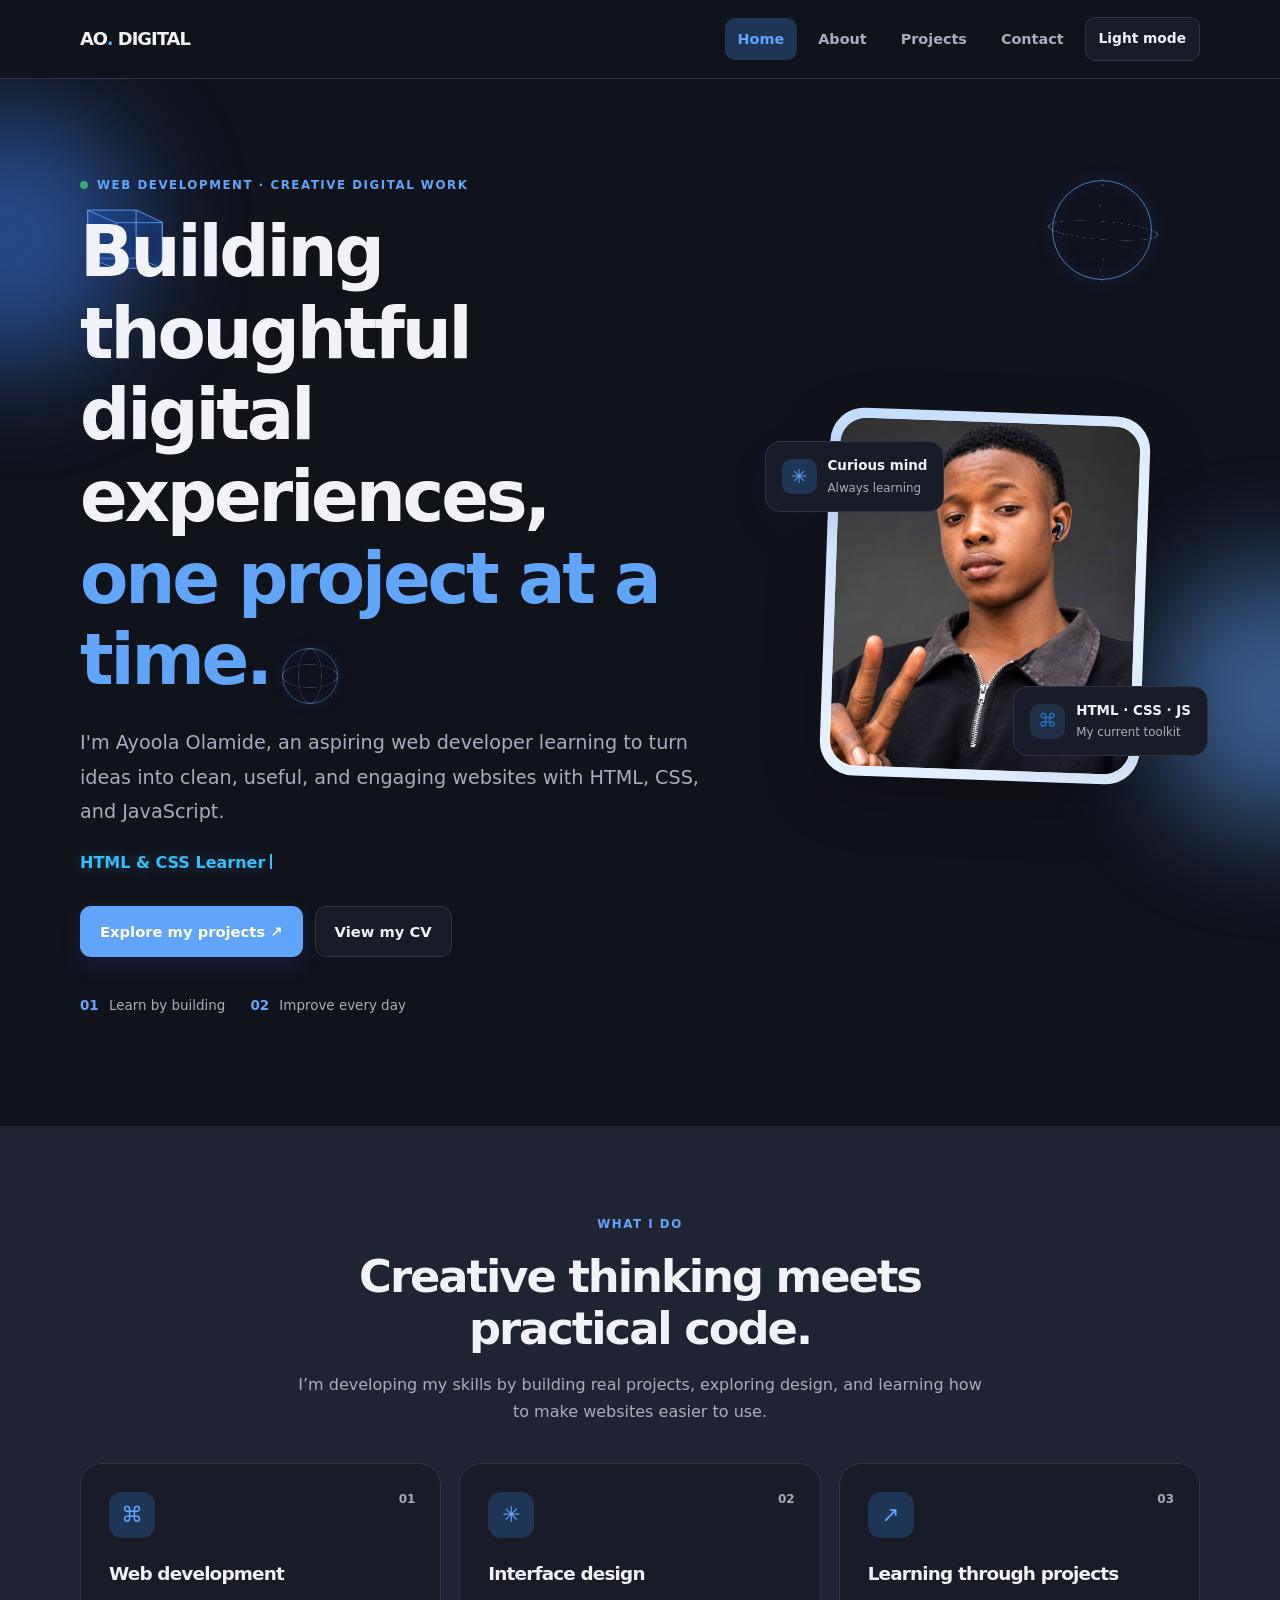
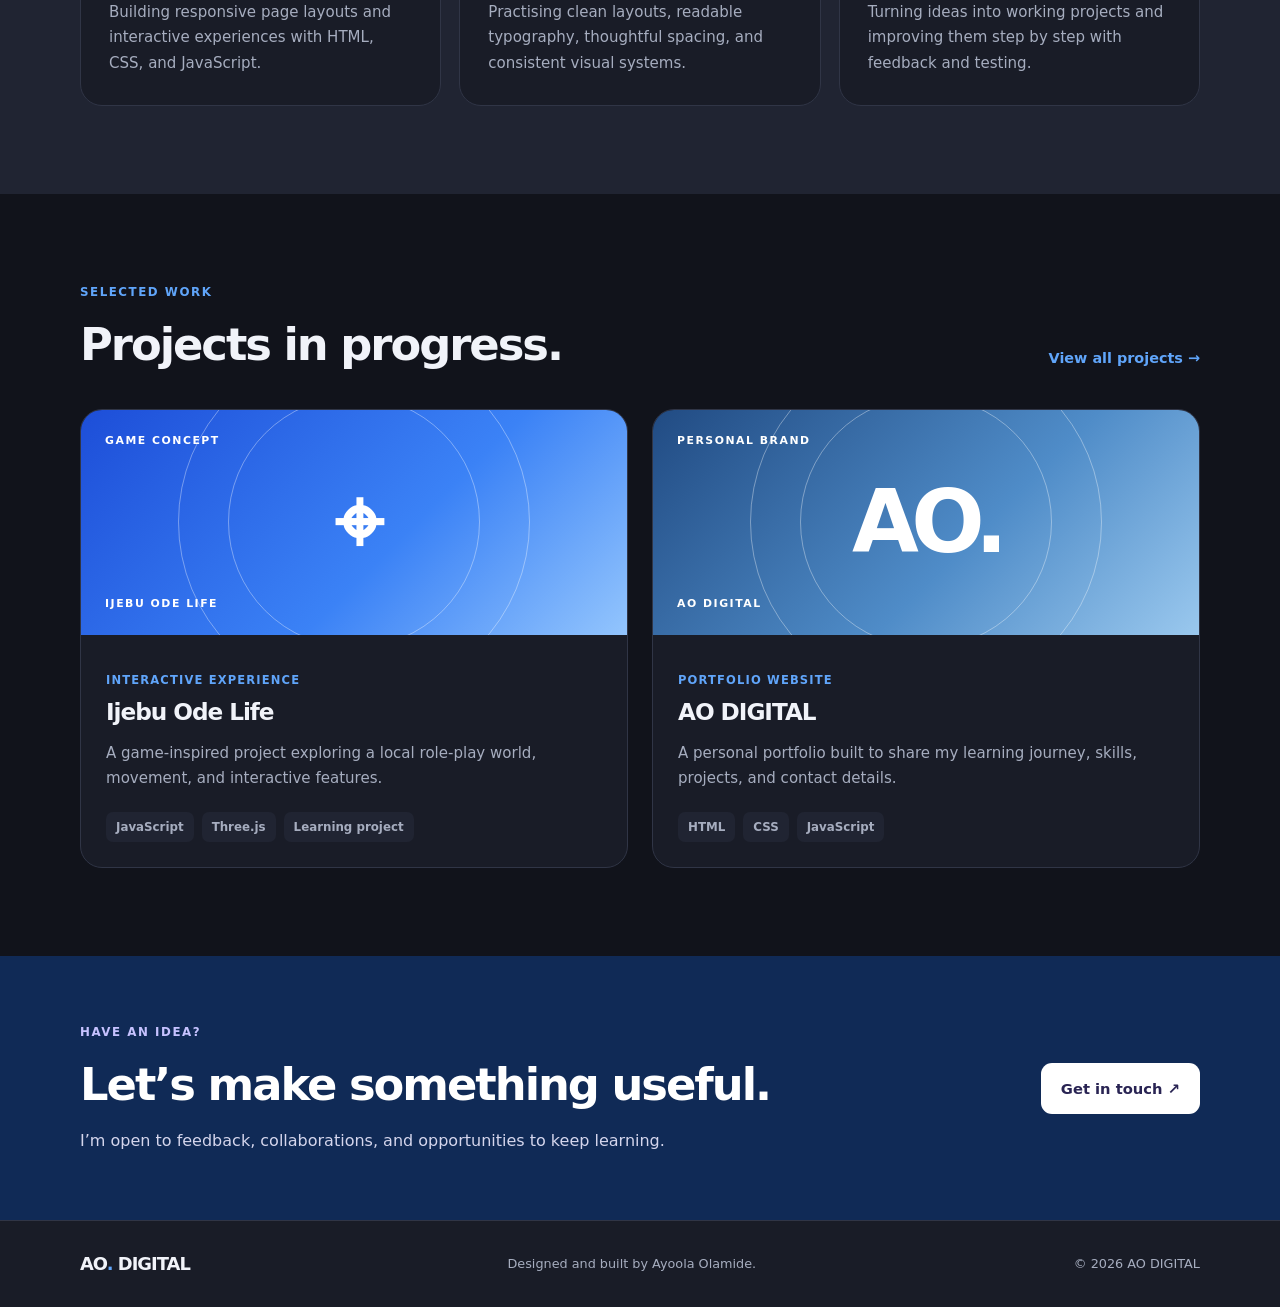
<file: index.html>
<!DOCTYPE html>
<html lang="en">

<head>
    <meta charset="UTF-8">
    <meta name="viewport" content="width=device-width, initial-scale=1.0">
    <meta name="description"
        content="AO DIGITAL — Ayoola Olamide's web development portfolio, projects, and contact information.">
    <meta name="theme-color" content="#f7f8fc">
    <title>AO DIGITAL | Home</title>
    <link rel="stylesheet" href="css/style.css">
    <script src="script.js" defer></script>
</head>

<body>
    <a class="skip-link" href="#main">Skip to content</a>

    <header class="site-header">
        <div class="container nav-wrap">
            <a class="brand" href="index.html">AO<span>.</span> DIGITAL</a>
            <button class="menu-toggle" id="menu-toggle" type="button" aria-expanded="false"
                aria-controls="site-nav">Menu</button>

            <nav class="site-nav" id="site-nav" aria-label="Main navigation">
                <a class="active" href="index.html" aria-current="page">Home</a>
                <a href="about.html">About</a>
                <a href="projects.html">Projects</a>
                <a href="contact.html">Contact</a>
                <button class="theme-toggle" id="theme-toggle" type="button">Light mode</button>
            </nav>
        </div>
    </header>

    <main id="main">
        <section class="hero container">
            <div class="hero-copy">
                <p class="eyebrow"><span class="status-dot"></span> WEB DEVELOPMENT · CREATIVE DIGITAL WORK</p>
                <h1>Building thoughtful digital experiences, <span>one project at a time.</span></h1>
                <p class="lead">
                    I'm Ayoola Olamide, an aspiring web developer learning to turn ideas
                    into clean, useful, and engaging websites with HTML, CSS, and JavaScript.
                </p>

                <span class="typing-text" data-typing></span>

                <div class="button-row">
                    <a class="button button-primary" href="projects.html">Explore my projects ↗</a>
                    <a class="button button-secondary" href="documents/Ayoola-Olamide-CV.pdf" target="_blank"
                        rel="noopener">
                        View my CV
                    </a>
                </div>

                <div class="hero-meta">
                    <span><strong>01</strong> Learn by building</span>
                    <span><strong>02</strong> Improve every day</span>
                </div>
            </div>

            <div class="hero-visual">
                <div class="portrait-frame">
                    <img src="images/timothy.jpg" alt="Portrait of Ayoola Olamide" class="portrait"
                        onerror="this.style.display='none';this.nextElementSibling.style.display='grid'">
                    <div class="portrait-fallback" aria-hidden="true">AO<span>.</span></div>
                </div>

                <div class="floating-note note-top">
                    <span class="note-mark">✳</span>
                    <span><strong>Curious mind</strong><small>Always learning</small></span>
                </div>

                <div class="floating-note note-bottom">
                    <span class="note-mark note-mark-blue">⌘</span>
                    <span><strong>HTML · CSS · JS</strong><small>My current toolkit</small></span>
                </div>
            </div>
        </section>

        <section class="section section-muted">
            <div class="container">
                <div class="section-heading">
                    <p class="eyebrow">WHAT I DO</p>
                    <h2>Creative thinking meets practical code.</h2>
                    <p>I’m developing my skills by building real projects, exploring design,
                        and learning how to make websites easier to use.</p>
                </div>

                <div class="three-grid">
                    <article class="feature-card">
                        <span class="card-number">01</span>
                        <div class="feature-icon">⌘</div>
                        <h3>Web development</h3>
                        <p>Building responsive page layouts and interactive experiences with HTML, CSS, and JavaScript.
                        </p>
                    </article>

                    <article class="feature-card">
                        <span class="card-number">02</span>
                        <div class="feature-icon">✳</div>
                        <h3>Interface design</h3>
                        <p>Practising clean layouts, readable typography, thoughtful spacing, and consistent visual
                            systems.</p>
                    </article>

                    <article class="feature-card">
                        <span class="card-number">03</span>
                        <div class="feature-icon">↗</div>
                        <h3>Learning through projects</h3>
                        <p>Turning ideas into working projects and improving them step by step with feedback and
                            testing.</p>
                    </article>
                </div>
            </div>
        </section>

        <section class="section container">
            <div class="section-heading heading-inline">
                <div>
                    <p class="eyebrow">SELECTED WORK</p>
                    <h2>Projects in progress.</h2>
                </div>
                <a class="text-link" href="projects.html">View all projects →</a>
            </div>

            <div class="project-grid">
                <article class="project-card">
                    <div class="project-art art-purple">
                        <span class="art-label">GAME CONCEPT</span>
                        <span class="art-symbol">⌖</span>
                        <span class="art-caption">IJEBU ODE LIFE</span>
                    </div>
                    <div class="project-content">
                        <p class="project-type">Interactive experience</p>
                        <h3>Ijebu Ode Life</h3>
                        <p>A game-inspired project exploring a local role-play world, movement, and interactive
                            features.</p>
                        <div class="tag-row">
                            <span>JavaScript</span><span>Three.js</span><span>Learning project</span>
                        </div>
                    </div>
                </article>

                <article class="project-card">
                    <div class="project-art art-blue">
                        <span class="art-label">PERSONAL BRAND</span>
                        <span class="art-symbol">AO.</span>
                        <span class="art-caption">AO DIGITAL</span>
                    </div>
                    <div class="project-content">
                        <p class="project-type">Portfolio website</p>
                        <h3>AO DIGITAL</h3>
                        <p>A personal portfolio built to share my learning journey, skills, projects, and contact
                            details.</p>
                        <div class="tag-row">
                            <span>HTML</span><span>CSS</span><span>JavaScript</span>
                        </div>
                    </div>
                </article>
            </div>
        </section>

        <section class="cta-section">
            <div class="container cta-inner">
                <div>
                    <p class="eyebrow">HAVE AN IDEA?</p>
                    <h2>Let’s make something useful.</h2>
                    <p>I’m open to feedback, collaborations, and opportunities to keep learning.</p>
                </div>
                <a class="button button-light" href="contact.html">Get in touch ↗</a>
            </div>
        </section>
    </main>

    <footer class="site-footer">
        <div class="container footer-inner">
            <a class="brand" href="index.html">AO<span>.</span> DIGITAL</a>
            <p>Designed and built by Ayoola Olamide.</p>
            <p>© <span data-year></span> AO DIGITAL</p>
        </div>
    </footer>
</body>

</html>
</file>
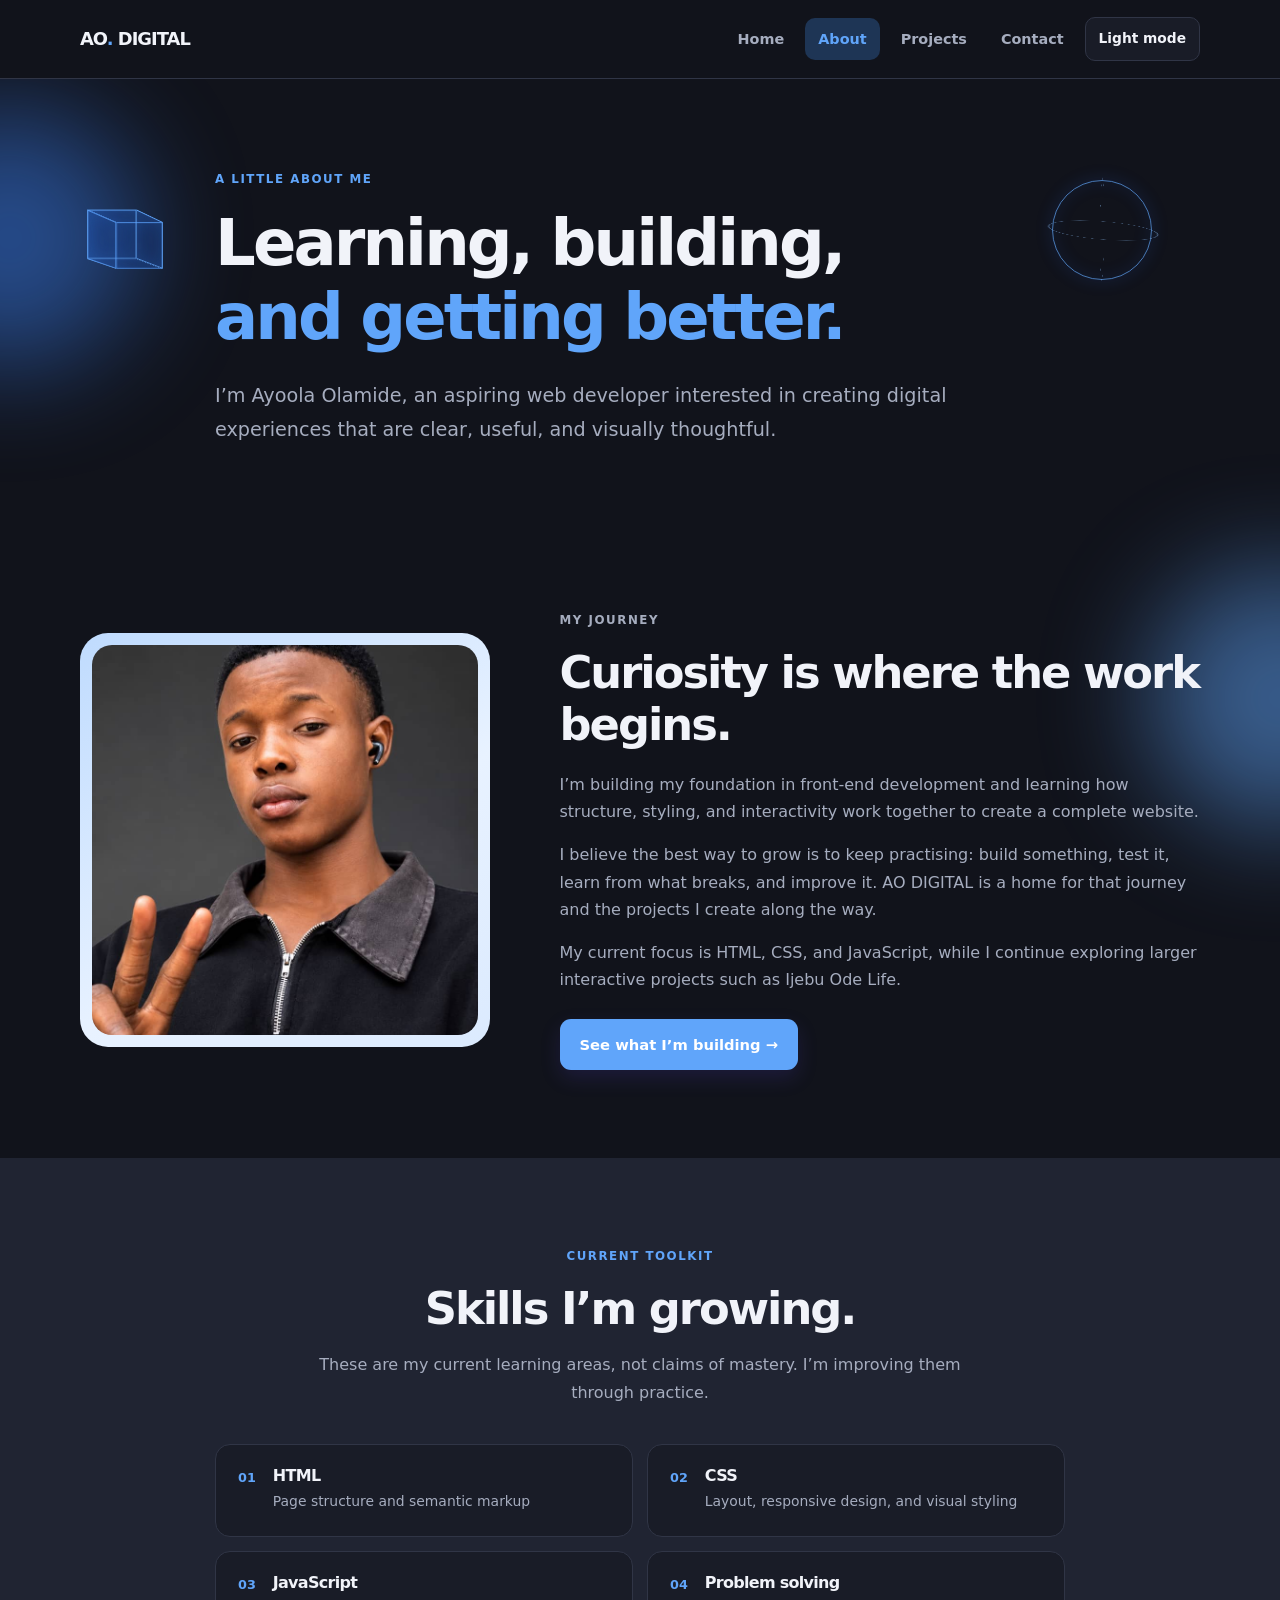
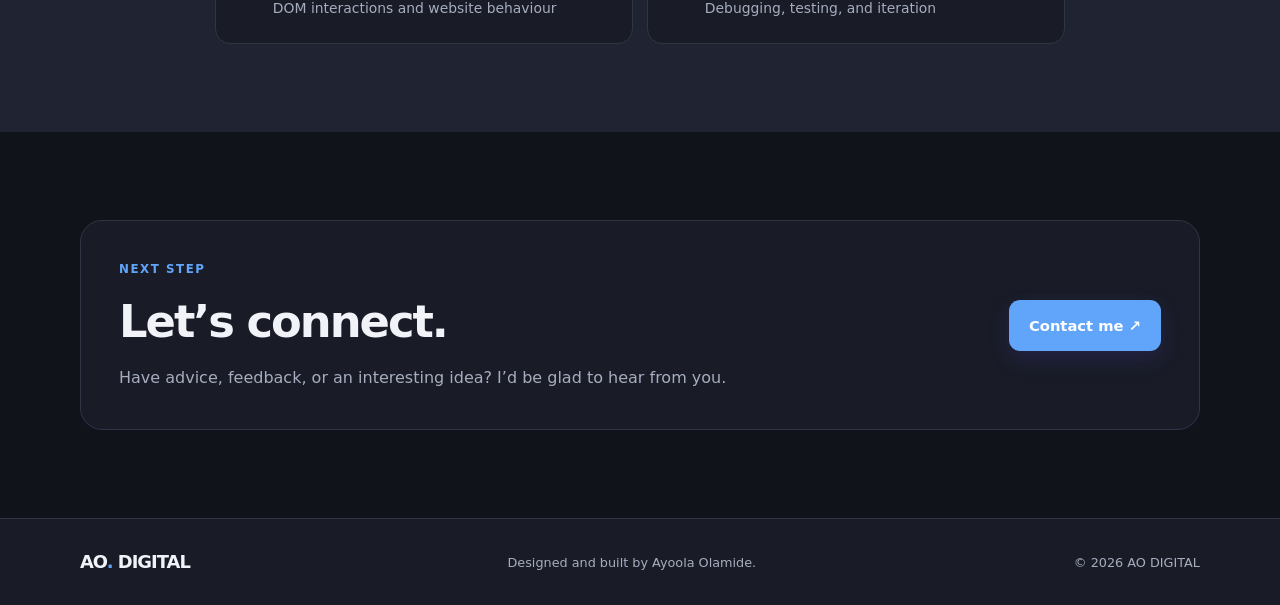
<file: about.html>
<!DOCTYPE html>
<html lang="en">

<head>
    <meta charset="UTF-8">
    <meta name="viewport" content="width=device-width, initial-scale=1.0">
    <meta name="description" content="Learn about Ayoola Olamide, the person behind AO DIGITAL.">
    <title>About | AO DIGITAL</title>
    <link rel="stylesheet" href="css/style.css">
    <script src="script.js" defer></script>
</head>

<body>
    <a class="skip-link" href="#main">Skip to content</a>

    <header class="site-header">
        <div class="container nav-wrap">
            <a class="brand" href="index.html">AO<span>.</span> DIGITAL</a>
            <button class="menu-toggle" id="menu-toggle" type="button" aria-expanded="false"
                aria-controls="site-nav">Menu</button>
            <nav class="site-nav" id="site-nav" aria-label="Main navigation">
                <a href="index.html">Home</a>
                <a class="active" href="about.html" aria-current="page">About</a>
                <a href="projects.html">Projects</a>
                <a href="contact.html">Contact</a>
                <button class="theme-toggle" id="theme-toggle" type="button">Light mode</button>
            </nav>
        </div>
    </header>

    <main id="main">
        <section class="page-hero">
            <div class="container narrow">
                <p class="eyebrow">A LITTLE ABOUT ME</p>
                <h1>Learning, building, <span>and getting better.</span></h1>
                <p class="lead">I’m Ayoola Olamide, an aspiring web developer interested in creating digital experiences
                    that are clear, useful, and visually thoughtful.</p>
            </div>
        </section>

        <section class="section container about-layout">
            <div class="about-photo-wrap">
                <img src="images/timothy.jpg" alt="Ayoola Olamide" class="about-photo"
                    onerror="this.style.display='none';this.nextElementSibling.style.display='grid'">
                <div class="portrait-fallback about-fallback" aria-hidden="true">AO<span>.</span></div>
            </div>

            <div class="about-copy">
                <p class="eyebrow">MY JOURNEY</p>
                <h2>Curiosity is where the work begins.</h2>
                <p>I’m building my foundation in front-end development and learning how structure, styling, and
                    interactivity work together to create a complete website.</p>
                <p>I believe the best way to grow is to keep practising: build something, test it, learn from what
                    breaks, and improve it. AO DIGITAL is a home for that journey and the projects I create along the
                    way.</p>
                <p>My current focus is HTML, CSS, and JavaScript, while I continue exploring larger interactive projects
                    such as Ijebu Ode Life.</p>
                <a class="button button-primary" href="projects.html">See what I’m building →</a>
            </div>
        </section>

        <section class="section section-muted">
            <div class="container">
                <div class="section-heading">
                    <p class="eyebrow">CURRENT TOOLKIT</p>
                    <h2>Skills I’m growing.</h2>
                    <p>These are my current learning areas, not claims of mastery. I’m improving them through practice.
                    </p>
                </div>

                <div class="skills-grid">
                    <div class="skill-item"><span>01</span>
                        <div>
                            <h3>HTML</h3>
                            <p>Page structure and semantic markup</p>
                        </div>
                    </div>
                    <div class="skill-item"><span>02</span>
                        <div>
                            <h3>CSS</h3>
                            <p>Layout, responsive design, and visual styling</p>
                        </div>
                    </div>
                    <div class="skill-item"><span>03</span>
                        <div>
                            <h3>JavaScript</h3>
                            <p>DOM interactions and website behaviour</p>
                        </div>
                    </div>
                    <div class="skill-item"><span>04</span>
                        <div>
                            <h3>Problem solving</h3>
                            <p>Debugging, testing, and iteration</p>
                        </div>
                    </div>
                </div>
            </div>
        </section>

        <section class="section container">
            <div class="cta-panel">
                <div>
                    <p class="eyebrow">NEXT STEP</p>
                    <h2>Let’s connect.</h2>
                    <p>Have advice, feedback, or an interesting idea? I’d be glad to hear from you.</p>
                </div>
                <a class="button button-primary" href="contact.html">Contact me ↗</a>
            </div>
        </section>
    </main>

    <footer class="site-footer">
        <div class="container footer-inner">
            <a class="brand" href="index.html">AO<span>.</span> DIGITAL</a>
            <p>Designed and built by Ayoola Olamide.</p>
            <p>© <span data-year></span> AO DIGITAL</p>
        </div>
    </footer>
</body>

</html>
</file>
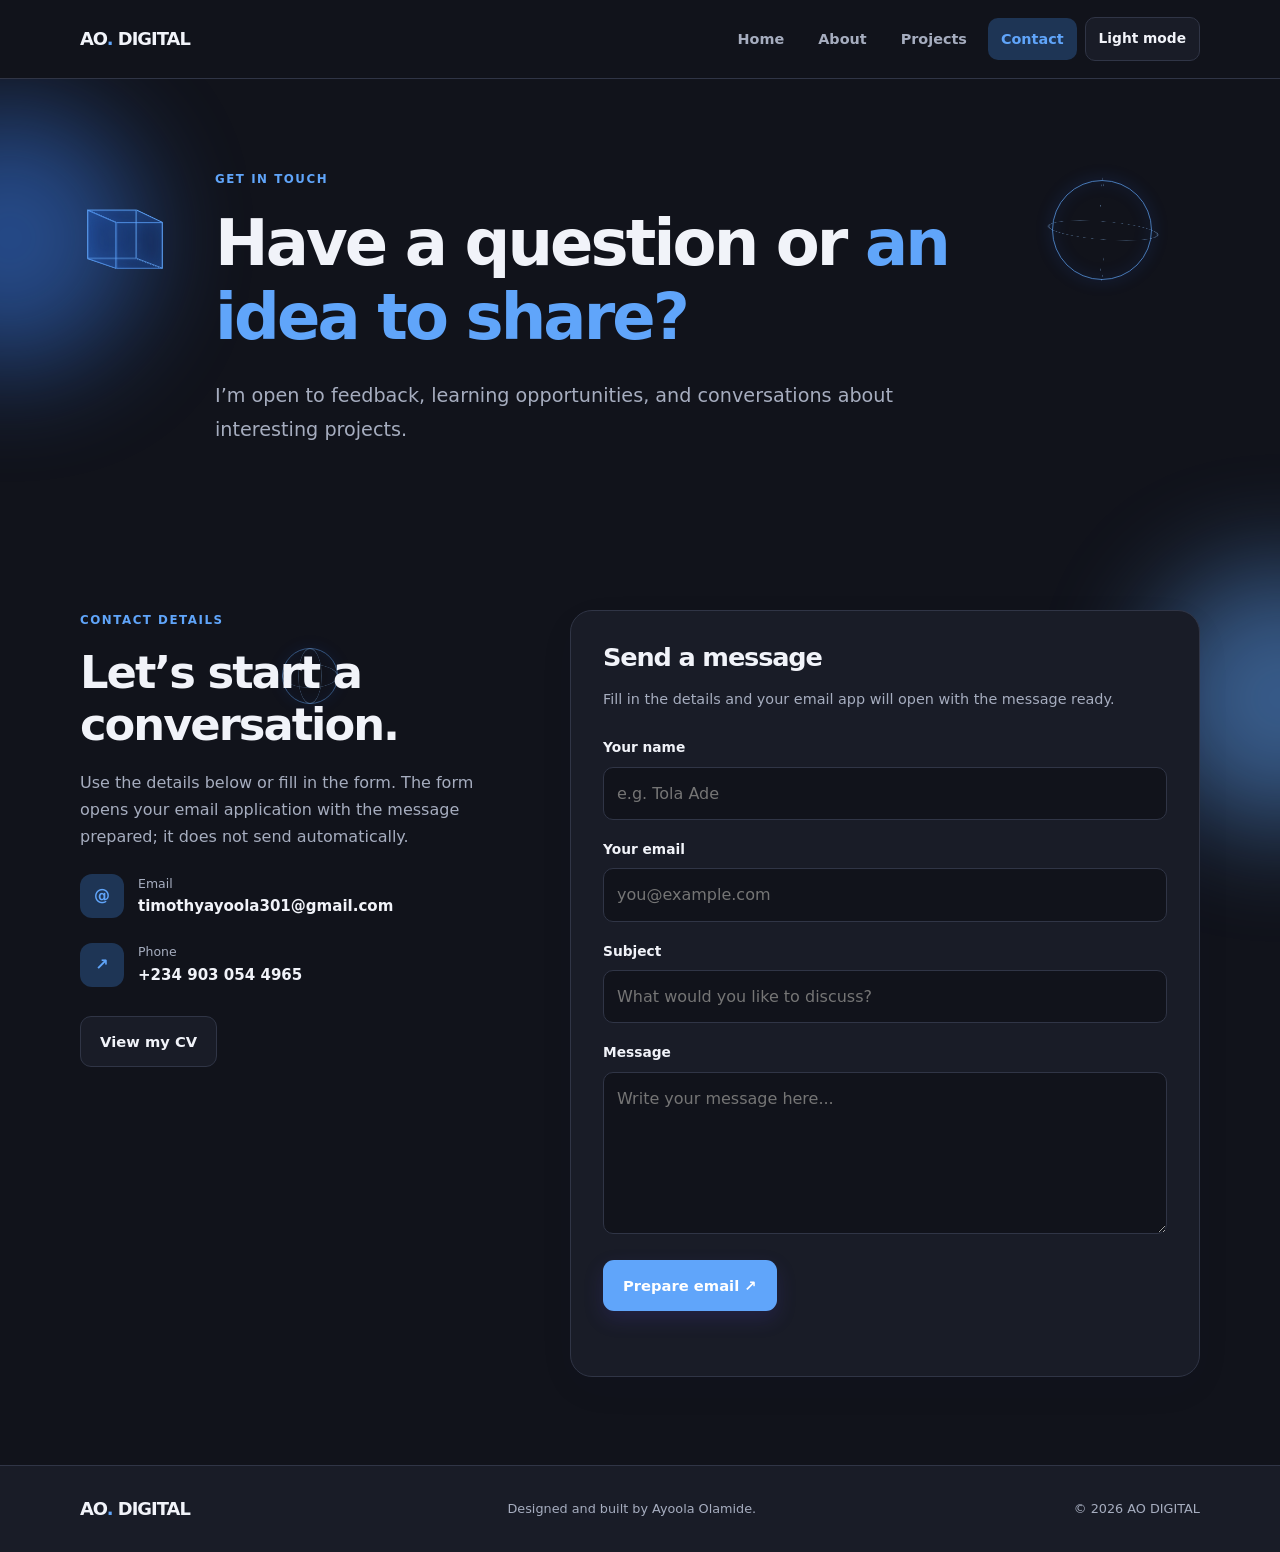
<file: contact.html>
<!DOCTYPE html>
<html lang="en">

<head>
    <meta charset="UTF-8">
    <meta name="viewport" content="width=device-width, initial-scale=1.0">
    <meta name="description" content="Contact Ayoola Olamide about projects and collaboration.">
    <title>Contact | AO DIGITAL</title>
    <link rel="stylesheet" href="css/style.css">
    <script src="script.js" defer></script>
</head>

<body>
    <a class="skip-link" href="#main">Skip to content</a>

    <header class="site-header">
        <div class="container nav-wrap">
            <a class="brand" href="index.html">AO<span>.</span> DIGITAL</a>
            <button class="menu-toggle" id="menu-toggle" type="button" aria-expanded="false"
                aria-controls="site-nav">Menu</button>
            <nav class="site-nav" id="site-nav" aria-label="Main navigation">
                <a href="index.html">Home</a>
                <a href="about.html">About</a>
                <a href="projects.html">Projects</a>
                <a class="active" href="contact.html" aria-current="page">Contact</a>
                <button class="theme-toggle" id="theme-toggle" type="button">Light mode</button>
            </nav>
        </div>
    </header>

    <main id="main">
        <section class="page-hero">
            <div class="container narrow">
                <p class="eyebrow">GET IN TOUCH</p>
                <h1>Have a question or <span>an idea to share?</span></h1>
                <p class="lead">I’m open to feedback, learning opportunities, and conversations about interesting
                    projects.</p>
            </div>
        </section>

        <section class="section container contact-layout">
            <div class="contact-copy">
                <p class="eyebrow">CONTACT DETAILS</p>
                <h2>Let’s start a conversation.</h2>
                <p>Use the details below or fill in the form. The form opens your email application with the message
                    prepared; it does not send automatically.</p>

                <a class="contact-detail" href="mailto:timothyayoola301@gmail.com">
                    <span class="detail-icon">@</span>
                    <span><small>Email</small><strong>timothyayoola301@gmail.com</strong></span>
                </a>

                <a class="contact-detail" href="tel:+2349030544965">
                    <span class="detail-icon">↗</span>
                    <span><small>Phone</small><strong>+234 903 054 4965</strong></span>
                </a>

                <a class="button button-secondary cv-button" href="documents/Ayoola-Olamide-CV.pdf" target="_blank"
                    rel="noopener">
                    View my CV
                </a>
            </div>

            <form class="contact-form" id="contact-form">
                <h2>Send a message</h2>
                <p class="form-intro">Fill in the details and your email app will open with the message ready.</p>

                <div class="form-field">
                    <label for="name">Your name</label>
                    <input id="name" name="name" type="text" autocomplete="name" required maxlength="100"
                        placeholder="e.g. Tola Ade">
                </div>

                <div class="form-field">
                    <label for="email">Your email</label>
                    <input id="email" name="email" type="email" autocomplete="email" required maxlength="150"
                        placeholder="you@example.com">
                </div>

                <div class="form-field">
                    <label for="subject">Subject</label>
                    <input id="subject" name="subject" type="text" required maxlength="150"
                        placeholder="What would you like to discuss?">
                </div>

                <div class="form-field">
                    <label for="message">Message</label>
                    <textarea id="message" name="message" rows="5" required maxlength="3000"
                        placeholder="Write your message here..."></textarea>
                </div>

                <button class="button button-primary" type="submit">Prepare email ↗</button>
                <p id="form-status" class="form-status" role="status" aria-live="polite"></p>
            </form>
        </section>
    </main>

    <footer class="site-footer">
        <div class="container footer-inner">
            <a class="brand" href="index.html">AO<span>.</span> DIGITAL</a>
            <p>Designed and built by Ayoola Olamide.</p>
            <p>© <span data-year></span> AO DIGITAL</p>
        </div>
    </footer>
</body>

</html>
</file>
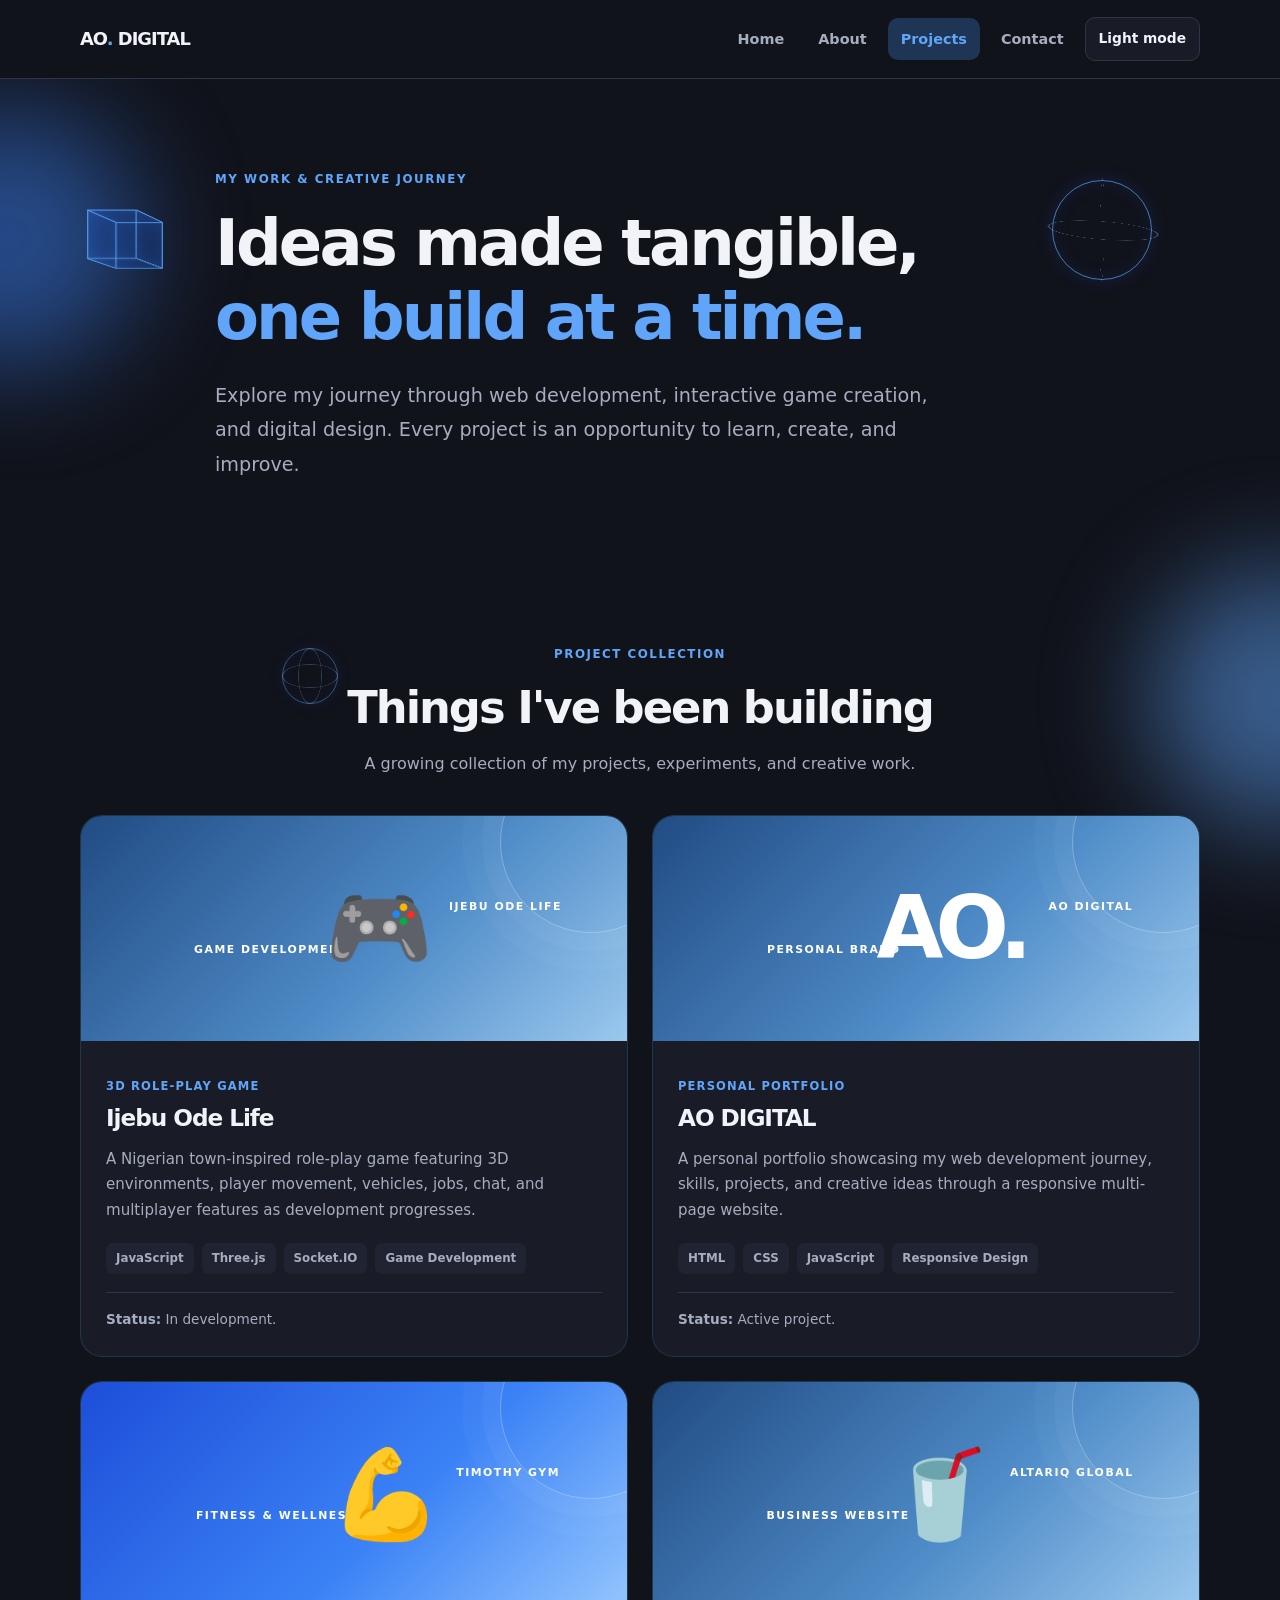
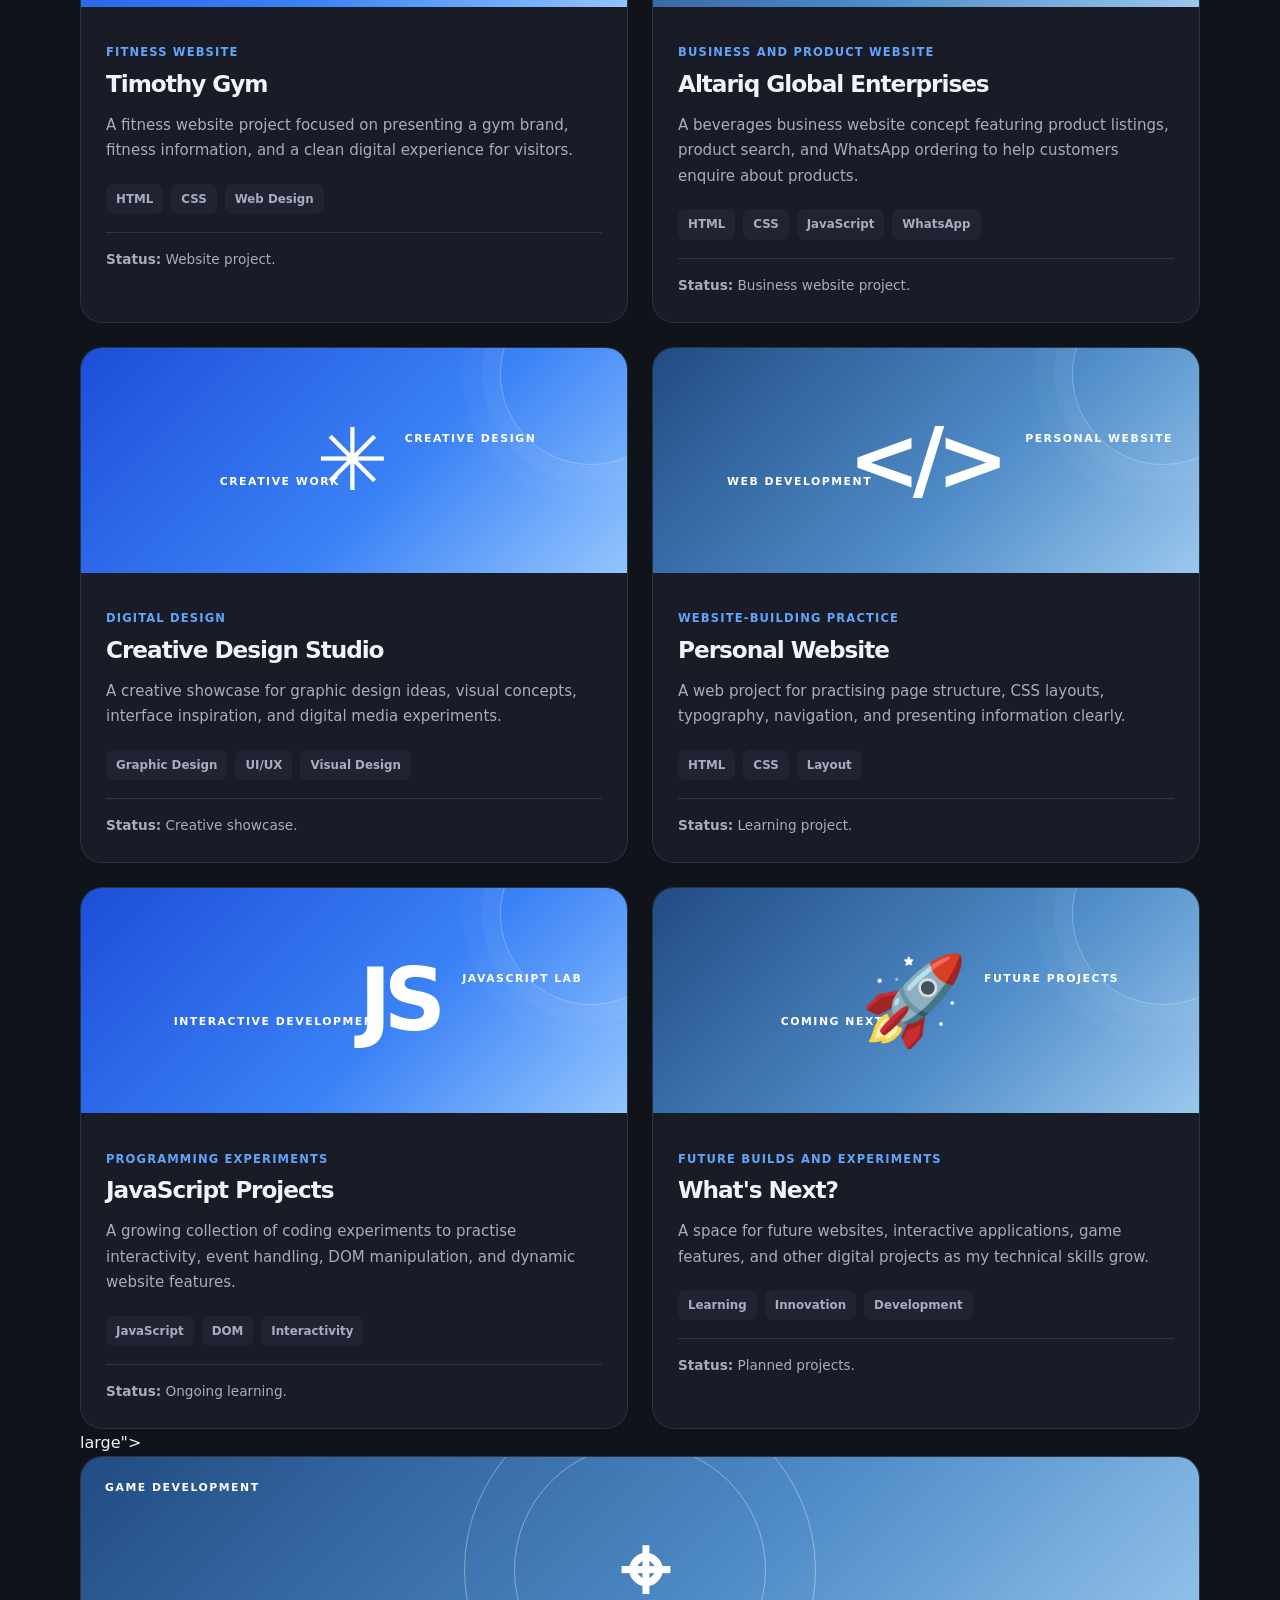
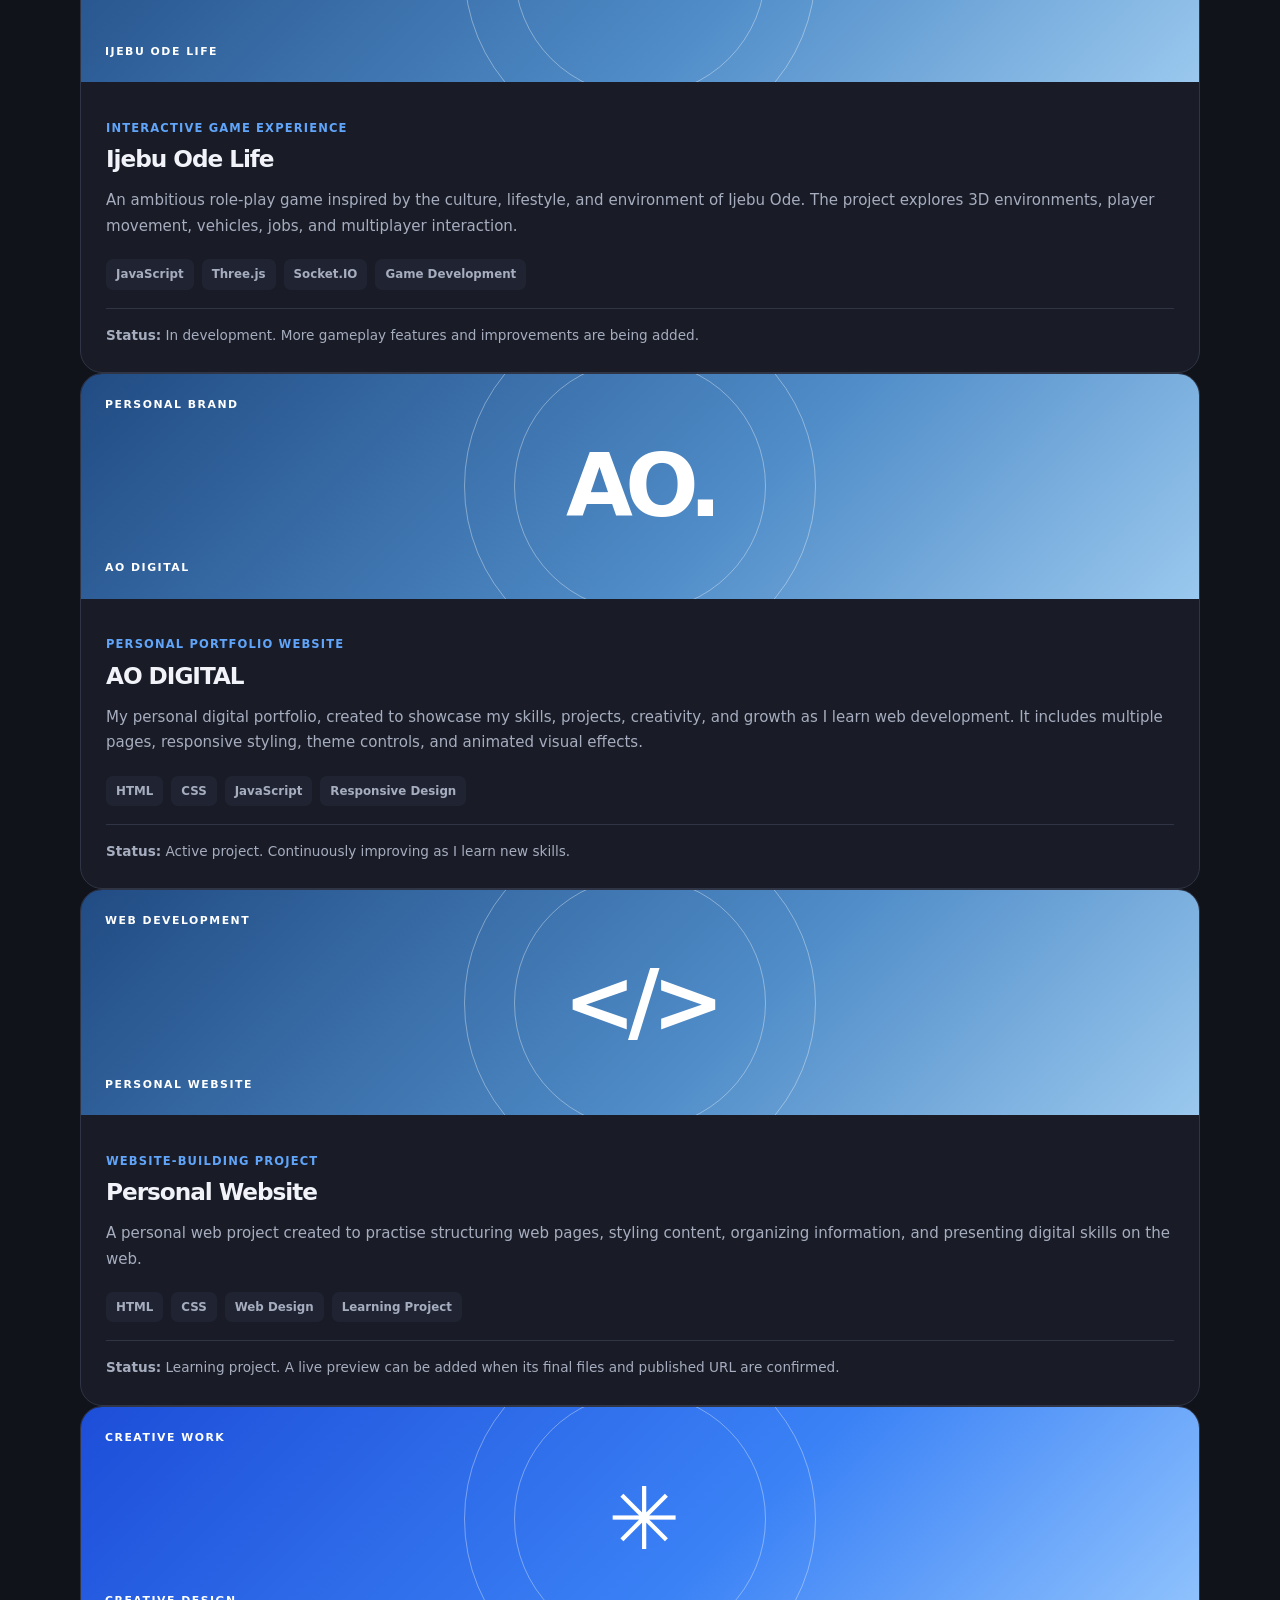
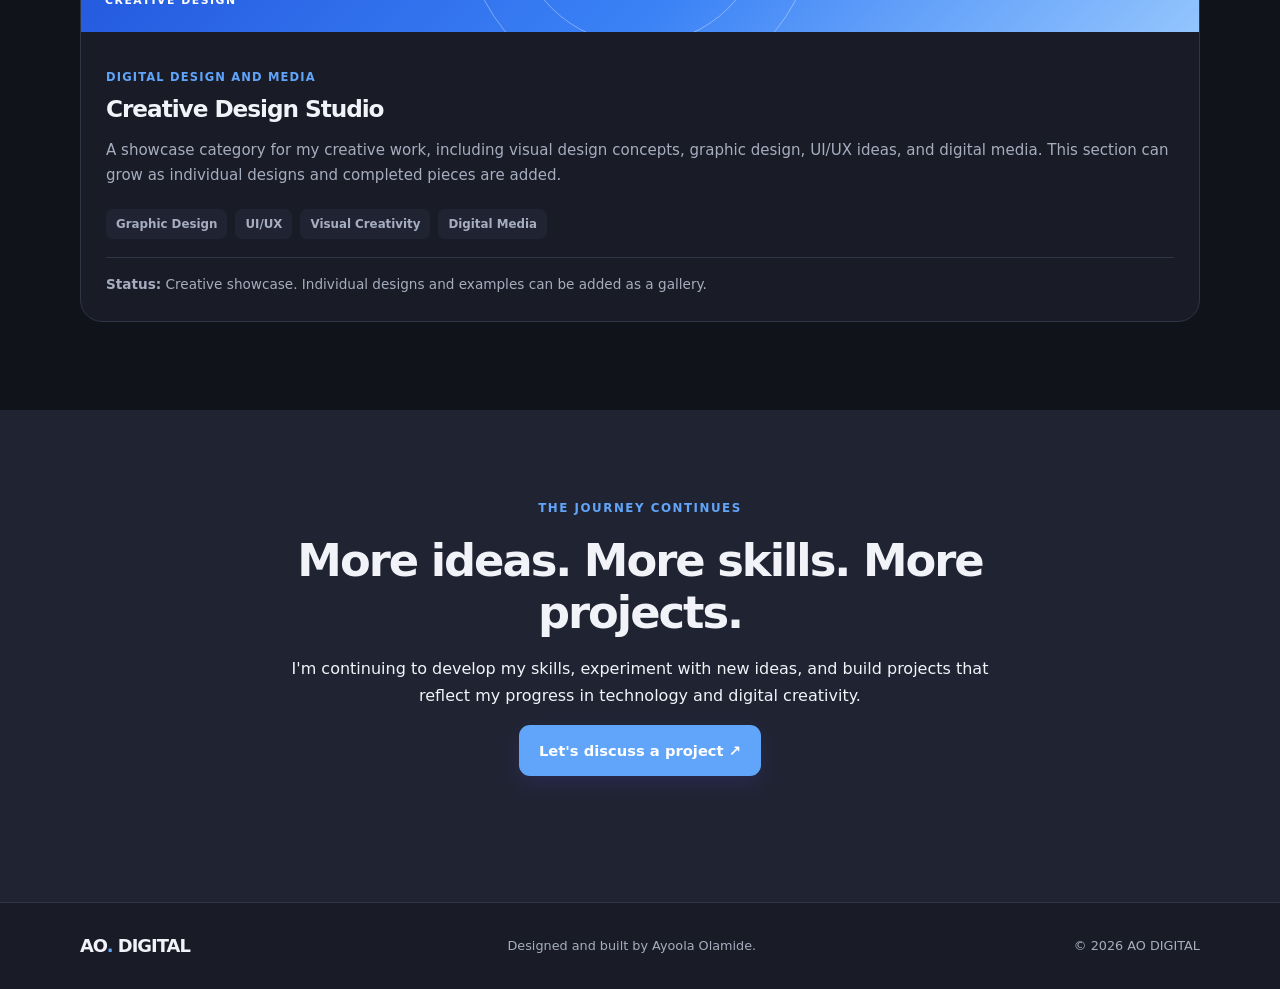
<file: projects.html>
<!DOCTYPE html>
<html lang="en">

<head>
    <meta charset="UTF-8">
    <meta name="viewport" content="width=device-width, initial-scale=1.0">
    <meta name="description"
        content="Explore the web development, game development, and creative projects of Ayoola Olamide at AO DIGITAL.">
    <meta name="theme-color" content="#071426">
    <title>Projects | AO DIGITAL</title>
    <link rel="stylesheet" href="css/style.css">
    <script src="script.js" defer></script>
</head>

<body>
    <a class="skip-link" href="#main">Skip to content</a>

    <header class="site-header">
        <div class="container nav-wrap">
            <a class="brand" href="index.html">AO<span>.</span> DIGITAL</a>

            <button class="menu-toggle" id="menu-toggle" type="button" aria-expanded="false" aria-controls="site-nav">
                Menu
            </button>

            <nav class="site-nav" id="site-nav" aria-label="Main navigation">
                <a href="index.html">Home</a>
                <a href="about.html">About</a>
                <a class="active" href="projects.html" aria-current="page">Projects</a>
                <a href="contact.html">Contact</a>
                <button class="theme-toggle" id="theme-toggle" type="button">
                    Light mode
                </button>
            </nav>
        </div>
    </header>

    <main id="main">

        <section class="page-hero">
            <div class="container narrow">
                <p class="eyebrow">MY WORK & CREATIVE JOURNEY</p>
                <h1>Ideas made tangible, <span>one build at a time.</span></h1>
                <p class="lead">
                    Explore my journey through web development, interactive
                    game creation, and digital design. Every project is an
                    opportunity to learn, create, and improve.
                </p>
            </div>
        </section>

        <section class="section container">
            <div class="section-heading">
                <p class="eyebrow">PROJECT COLLECTION</p>
                <h2>Things I've been building</h2>
                <p>
                    A growing collection of my projects, experiments,
                    and creative work.
                </p>
            </div>


            <div class="project-grid project-grid-large">

                <!-- PROJECT 1: IJEBU ODE LIFE -->
                <article class="project-card">
                    <div class="project-art art-blue">
                        <span class="art-label">GAME DEVELOPMENT</span>
                        <span class="art-symbol">🎮</span>
                        <span class="art-caption">IJEBU ODE LIFE</span>
                    </div>
                    <div class="project-content">
                        <p class="project-type">3D role-play game</p>
                        <h2>Ijebu Ode Life</h2>
                        <p>A Nigerian town-inspired role-play game featuring 3D environments, player movement, vehicles,
                            jobs, chat, and multiplayer features as development progresses.</p>
                        <div class="tag-row">
                            <span>JavaScript</span>
                            <span>Three.js</span>
                            <span>Socket.IO</span>
                            <span>Game Development</span>
                        </div>
                        <p class="project-note"><strong>Status:</strong> In development.</p>
                    </div>
                </article>

                <!-- PROJECT 2: AO DIGITAL -->
                <article class="project-card">
                    <div class="project-art art-blue">
                        <span class="art-label">PERSONAL BRAND</span>
                        <span class="art-symbol">AO.</span>
                        <span class="art-caption">AO DIGITAL</span>
                    </div>
                    <div class="project-content">
                        <p class="project-type">Personal portfolio</p>
                        <h2>AO DIGITAL</h2>
                        <p>A personal portfolio showcasing my web development journey, skills, projects, and creative
                            ideas through a responsive multi-page website.</p>
                        <div class="tag-row">
                            <span>HTML</span>
                            <span>CSS</span>
                            <span>JavaScript</span>
                            <span>Responsive Design</span>
                        </div>
                        <p class="project-note"><strong>Status:</strong> Active project.</p>
                    </div>
                </article>

                <!-- PROJECT 3: TIMOTHY GYM -->
                <article class="project-card">
                    <div class="project-art art-purple">
                        <span class="art-label">FITNESS & WELLNESS</span>
                        <span class="art-symbol">💪</span>
                        <span class="art-caption">TIMOTHY GYM</span>
                    </div>
                    <div class="project-content">
                        <p class="project-type">Fitness website</p>
                        <h2>Timothy Gym</h2>
                        <p>A fitness website project focused on presenting a gym brand, fitness information, and a clean
                            digital experience for visitors.</p>
                        <div class="tag-row">
                            <span>HTML</span>
                            <span>CSS</span>
                            <span>Web Design</span>
                        </div>
                        <p class="project-note"><strong>Status:</strong> Website project.</p>
                    </div>
                </article>

                <!-- PROJECT 4: ALTARIQ GLOBAL ENTERPRISES -->
                <article class="project-card">
                    <div class="project-art art-blue">
                        <span class="art-label">BUSINESS WEBSITE</span>
                        <span class="art-symbol">🥤</span>
                        <span class="art-caption">ALTARIQ GLOBAL</span>
                    </div>
                    <div class="project-content">
                        <p class="project-type">Business and product website</p>
                        <h2>Altariq Global Enterprises</h2>
                        <p>A beverages business website concept featuring product listings, product search, and WhatsApp
                            ordering to help customers enquire about products.</p>
                        <div class="tag-row">
                            <span>HTML</span>
                            <span>CSS</span>
                            <span>JavaScript</span>
                            <span>WhatsApp</span>
                        </div>
                        <p class="project-note"><strong>Status:</strong> Business website project.</p>
                    </div>
                </article>

                <!-- PROJECT 5: CREATIVE DESIGN STUDIO -->
                <article class="project-card">
                    <div class="project-art art-purple">
                        <span class="art-label">CREATIVE WORK</span>
                        <span class="art-symbol">✳</span>
                        <span class="art-caption">CREATIVE DESIGN</span>
                    </div>
                    <div class="project-content">
                        <p class="project-type">Digital design</p>
                        <h2>Creative Design Studio</h2>
                        <p>A creative showcase for graphic design ideas, visual concepts, interface inspiration, and
                            digital media experiments.</p>
                        <div class="tag-row">
                            <span>Graphic Design</span>
                            <span>UI/UX</span>
                            <span>Visual Design</span>
                        </div>
                        <p class="project-note"><strong>Status:</strong> Creative showcase.</p>
                    </div>
                </article>

                <!-- PROJECT 6: PERSONAL WEBSITE -->
                <article class="project-card">
                    <div class="project-art art-blue">
                        <span class="art-label">WEB DEVELOPMENT</span>
                        <span class="art-symbol">&lt;/&gt;</span>
                        <span class="art-caption">PERSONAL WEBSITE</span>
                    </div>
                    <div class="project-content">
                        <p class="project-type">Website-building practice</p>
                        <h2>Personal Website</h2>
                        <p>A web project for practising page structure, CSS layouts, typography, navigation, and
                            presenting information clearly.</p>
                        <div class="tag-row">
                            <span>HTML</span>
                            <span>CSS</span>
                            <span>Layout</span>
                        </div>
                        <p class="project-note"><strong>Status:</strong> Learning project.</p>
                    </div>
                </article>

                <!-- PROJECT 7: JAVASCRIPT PROJECTS -->
                <article class="project-card">
                    <div class="project-art art-purple">
                        <span class="art-label">INTERACTIVE DEVELOPMENT</span>
                        <span class="art-symbol">JS</span>
                        <span class="art-caption">JAVASCRIPT LAB</span>
                    </div>
                    <div class="project-content">
                        <p class="project-type">Programming experiments</p>
                        <h2>JavaScript Projects</h2>
                        <p>A growing collection of coding experiments to practise interactivity, event handling, DOM
                            manipulation, and dynamic website features.</p>
                        <div class="tag-row">
                            <span>JavaScript</span>
                            <span>DOM</span>
                            <span>Interactivity</span>
                        </div>
                        <p class="project-note"><strong>Status:</strong> Ongoing learning.</p>
                    </div>
                </article>

                <!-- PROJECT 8: FUTURE PROJECTS -->
                <article class="project-card">
                    <div class="project-art art-blue">
                        <span class="art-label">COMING NEXT</span>
                        <span class="art-symbol">🚀</span>
                        <span class="art-caption">FUTURE PROJECTS</span>
                    </div>
                    <div class="project-content">
                        <p class="project-type">Future builds and experiments</p>
                        <h2>What's Next?</h2>
                        <p>A space for future websites, interactive applications, game features, and other digital
                            projects as my technical skills grow.</p>
                        <div class="tag-row">
                            <span>Learning</span>
                            <span>Innovation</span>
                            <span>Development</span>
                        </div>
                        <p class="project-note"><strong>Status:</strong> Planned projects.</p>
                    </div>
                </article>

            </div>
            large">

            <!-- PROJECT 1: IJEBU ODE LIFE -->
            <article class="project-card">
                <div class="project-art art-blue">
                    <span class="art-label">GAME DEVELOPMENT</span>
                    <span class="art-symbol">⌖</span>
                    <span class="art-caption">IJEBU ODE LIFE</span>
                </div>

                <div class="project-content">
                    <p class="project-type">Interactive game experience</p>
                    <h2>Ijebu Ode Life</h2>

                    <p>
                        An ambitious role-play game inspired by the
                        culture, lifestyle, and environment of Ijebu Ode.
                        The project explores 3D environments, player
                        movement, vehicles, jobs, and multiplayer
                        interaction.
                    </p>

                    <div class="tag-row">
                        <span>JavaScript</span>
                        <span>Three.js</span>
                        <span>Socket.IO</span>
                        <span>Game Development</span>
                    </div>

                    <p class="project-note">
                        <strong>Status:</strong> In development.
                        More gameplay features and improvements are
                        being added.
                    </p>
                </div>
            </article>

            <!-- PROJECT 2: AO DIGITAL -->
            <article class="project-card">
                <div class="project-art art-blue">
                    <span class="art-label">PERSONAL BRAND</span>
                    <span class="art-symbol">AO.</span>
                    <span class="art-caption">AO DIGITAL</span>
                </div>

                <div class="project-content">
                    <p class="project-type">Personal portfolio website</p>
                    <h2>AO DIGITAL</h2>

                    <p>
                        My personal digital portfolio, created to
                        showcase my skills, projects, creativity,
                        and growth as I learn web development.
                        It includes multiple pages, responsive styling,
                        theme controls, and animated visual effects.
                    </p>

                    <div class="tag-row">
                        <span>HTML</span>
                        <span>CSS</span>
                        <span>JavaScript</span>
                        <span>Responsive Design</span>
                    </div>

                    <p class="project-note">
                        <strong>Status:</strong> Active project.
                        Continuously improving as I learn new skills.
                    </p>
                </div>
            </article>

            <!-- PROJECT 3: PERSONAL WEBSITE -->
            <article class="project-card">
                <div class="project-art art-blue">
                    <span class="art-label">WEB DEVELOPMENT</span>
                    <span class="art-symbol">&lt;/&gt;</span>
                    <span class="art-caption">PERSONAL WEBSITE</span>
                </div>

                <div class="project-content">
                    <p class="project-type">Website-building project</p>
                    <h2>Personal Website</h2>

                    <p>
                        A personal web project created to practise
                        structuring web pages, styling content,
                        organizing information, and presenting
                        digital skills on the web.
                    </p>

                    <div class="tag-row">
                        <span>HTML</span>
                        <span>CSS</span>
                        <span>Web Design</span>
                        <span>Learning Project</span>
                    </div>

                    <p class="project-note">
                        <strong>Status:</strong> Learning project.
                        A live preview can be added when its final
                        files and published URL are confirmed.
                    </p>
                </div>
            </article>

            <!-- PROJECT 4: CREATIVE DESIGN -->
            <article class="project-card">
                <div class="project-art art-purple">
                    <span class="art-label">CREATIVE WORK</span>
                    <span class="art-symbol">✳</span>
                    <span class="art-caption">CREATIVE DESIGN</span>
                </div>

                <div class="project-content">
                    <p class="project-type">Digital design and media</p>
                    <h2>Creative Design Studio</h2>

                    <p>
                        A showcase category for my creative work,
                        including visual design concepts, graphic
                        design, UI/UX ideas, and digital media.
                        This section can grow as individual designs
                        and completed pieces are added.
                    </p>

                    <div class="tag-row">
                        <span>Graphic Design</span>
                        <span>UI/UX</span>
                        <span>Visual Creativity</span>
                        <span>Digital Media</span>
                    </div>

                    <p class="project-note">
                        <strong>Status:</strong> Creative showcase.
                        Individual designs and examples can be
                        added as a gallery.
                    </p>
                </div>
            </article>

            </div>
        </section>

        <section class="section section-muted">
            <div class="container section-heading">
                <p class="eyebrow">THE JOURNEY CONTINUES</p>
                <h2>More ideas. More skills. More projects.</h2>

                <p>
                    I'm continuing to develop my skills, experiment
                    with new ideas, and build projects that reflect
                    my progress in technology and digital creativity.
                </p>

                <a class="button button-primary" href="contact.html">
                    Let's discuss a project ↗
                </a>
            </div>
        </section>

    </main>

    <footer class="site-footer">
        <div class="container footer-inner">
            <a class="brand" href="index.html">AO<span>.</span> DIGITAL</a>
            <p>Designed and built by Ayoola Olamide.</p>
            <p>© <span data-year></span> AO DIGITAL</p>
        </div>
    </footer>
</body>

</html>
</file>
<file: css/style.css>
:root {
    --page: #f7f8fc;
    --surface: #ffffff;
    --surface-soft: #f0f2f8;
    --text: #172033;
    --muted: #667085;
    --line: #e2e6ef;
    --accent: #5145cd;
    --accent-dark: #3e35a8;
    --accent-soft: #eeecff;
    --blue-soft: #e8f2ff;
    --shadow: 0 20px 60px rgba(25, 35, 65, .08);
    --radius: 22px;
    --container: 1120px;
}

* {
    box-sizing: border-box;
}

html {
    scroll-behavior: smooth;
    scroll-padding-top: 90px;
}

body {
    margin: 0;
    background: var(--page);
    color: var(--text);
    font-family: Inter, system-ui, -apple-system, BlinkMacSystemFont, "Segoe UI", sans-serif;
    line-height: 1.7;
    -webkit-font-smoothing: antialiased;
}

img {
    display: block;
    max-width: 100%;
}

a {
    color: inherit;
}

button,
input,
textarea {
    font: inherit;
}

a:focus-visible,
button:focus-visible,
input:focus-visible,
textarea:focus-visible {
    outline: 3px solid rgba(81, 69, 205, .35);
    outline-offset: 3px;
}

.container {
    width: min(var(--container), calc(100% - 48px));
    margin-inline: auto;
}

.narrow {
    max-width: 850px;
}

.skip-link {
    position: absolute;
    top: -60px;
    left: 16px;
    z-index: 1000;
    background: var(--text);
    color: white;
    padding: 10px 14px;
    border-radius: 8px;
}

.skip-link:focus {
    top: 12px;
}

.site-header {
    position: sticky;
    top: 0;
    z-index: 100;
    background: var(--page);
    border-bottom: 1px solid var(--line);
}

.nav-wrap {
    min-height: 78px;
    display: flex;
    align-items: center;
    justify-content: space-between;
    gap: 28px;
}

.brand {
    color: var(--text);
    text-decoration: none;
    font-weight: 850;
    letter-spacing: -.055em;
    font-size: 1.12rem;
    white-space: nowrap;
}

.brand span {
    color: var(--accent);
}

.site-nav {
    display: flex;
    align-items: center;
    gap: 8px;
}

.site-nav a {
    text-decoration: none;
    color: var(--muted);
    padding: 9px 13px;
    border-radius: 10px;
    font-size: .9rem;
    font-weight: 650;
}

.site-nav a:hover,
.site-nav a.active {
    color: var(--accent);
    background: var(--accent-soft);
}

.theme-toggle,
.menu-toggle {
    border: 1px solid var(--line);
    color: var(--text);
    background: var(--surface);
    padding: 9px 13px;
    border-radius: 10px;
    font-size: .86rem;
    font-weight: 700;
    cursor: pointer;
}

.menu-toggle {
    display: none;
}

.eyebrow {
    display: flex;
    align-items: center;
    gap: 9px;
    margin: 0 0 17px;
    color: var(--accent);
    font-size: .74rem;
    font-weight: 800;
    letter-spacing: .13em;
    text-transform: uppercase;
}

.status-dot {
    width: 8px;
    height: 8px;
    border-radius: 50%;
    background: #36a879;
}

h1,
h2,
h3 {
    margin-top: 0;
    letter-spacing: -.045em;
    line-height: 1.16;
}

.hero {
    display: grid;
    grid-template-columns: minmax(0, 1.18fr) minmax(300px, .82fr);
    align-items: center;
    gap: 70px;
    padding-top: 96px;
    padding-bottom: 108px;
    min-height: 610px;
}

.hero h1,
.page-hero h1 {
    max-width: 760px;
    margin-bottom: 24px;
    font-size: clamp(2.8rem, 5.5vw, 4.65rem);
    font-weight: 780;
}

.hero h1 span,
.page-hero h1 span {
    color: var(--accent);
}

.lead {
    max-width: 650px;
    color: var(--muted);
    font-size: clamp(1.05rem, 1.6vw, 1.2rem);
    line-height: 1.8;
}

.button-row {
    display: flex;
    flex-wrap: wrap;
    gap: 12px;
    margin-top: 30px;
}

.button {
    min-height: 48px;
    display: inline-flex;
    align-items: center;
    justify-content: center;
    gap: 10px;
    padding: 12px 19px;
    border-radius: 11px;
    text-decoration: none;
    border: 1px solid transparent;
    font-weight: 750;
    font-size: .92rem;
    cursor: pointer;
    transition: transform .2s, box-shadow .2s, background .2s;
}

.button:hover {
    transform: translateY(-2px);
}

.button-primary {
    color: #fff;
    background: var(--accent);
    box-shadow: 0 8px 20px rgba(81, 69, 205, .18);
}

.button-primary:hover {
    background: var(--accent-dark);
}

.button-secondary {
    background: var(--surface);
    border-color: var(--line);
    color: var(--text);
}

.button-secondary:hover {
    border-color: #c5c0fa;
    background: var(--accent-soft);
}

.hero-meta {
    display: flex;
    flex-wrap: wrap;
    gap: 25px;
    margin-top: 38px;
    color: var(--muted);
    font-size: .84rem;
}

.hero-meta strong {
    margin-right: 6px;
    color: var(--accent);
}

.hero-visual {
    min-height: 420px;
    display: grid;
    place-items: center;
    position: relative;
}

.portrait-frame {
    width: min(320px, 80%);
    aspect-ratio: 4 / 4.6;
    position: relative;
    padding: 10px;
    border-radius: 34px;
    background: linear-gradient(145deg, #dedbff, #e9f4ff 58%, #f9e9f4);
    box-shadow: var(--shadow);
    transform: rotate(2deg);
}

.portrait {
    width: 100%;
    height: 100%;
    object-fit: cover;
    object-position: center;
    border-radius: 26px;
    background: var(--surface-soft);
}

.portrait-fallback {
    display: none;
    width: 100%;
    height: 100%;
    place-items: center;
    border-radius: 26px;
    color: var(--accent);
    font-size: 4.5rem;
    font-weight: 850;
    background: linear-gradient(135deg, var(--accent-soft), var(--blue-soft));
}

.portrait-fallback span {
    color: #8796ec;
}

.floating-note {
    position: absolute;
    display: flex;
    align-items: center;
    gap: 11px;
    padding: 13px 16px;
    border: 1px solid var(--line);
    border-radius: 15px;
    background: var(--surface);
    box-shadow: 0 14px 35px rgba(25, 35, 65, .1);
}

.floating-note strong,
.floating-note small {
    display: block;
}

.floating-note strong {
    font-size: .84rem;
}

.floating-note small {
    color: var(--muted);
    font-size: .74rem;
}

.note-top {
    top: 55px;
    left: -5px;
}

.note-bottom {
    right: -8px;
    bottom: 50px;
}

.note-mark {
    width: 35px;
    height: 35px;
    display: grid;
    place-items: center;
    color: var(--accent);
    background: var(--accent-soft);
    border-radius: 10px;
    font-size: 1.2rem;
}

.note-mark-blue {
    color: #2870c9;
    background: var(--blue-soft);
}

.section {
    padding-top: 88px;
    padding-bottom: 88px;
}

.section-muted {
    background: var(--surface-soft);
}

.section-heading {
    max-width: 700px;
    margin: 0 auto 38px;
    text-align: center;
}

.section-heading .eyebrow {
    justify-content: center;
}

.section-heading h2,
.about-copy h2,
.contact-copy h2,
.cta-inner h2,
.cta-panel h2 {
    margin-bottom: 15px;
    font-size: clamp(2rem, 4vw, 2.8rem);
}

.section-heading>p:last-child,
.about-copy p,
.contact-copy>p:not(.eyebrow),
.cta-inner p:not(.eyebrow),
.cta-panel p:not(.eyebrow) {
    color: var(--muted);
}

.three-grid {
    display: grid;
    grid-template-columns: repeat(3, 1fr);
    gap: 18px;
}

.feature-card {
    position: relative;
    padding: 28px;
    border: 1px solid var(--line);
    background: var(--surface);
    border-radius: var(--radius);
    transition: transform .2s, box-shadow .2s;
}

.feature-card:hover,
.project-card:hover {
    transform: translateY(-4px);
    box-shadow: var(--shadow);
}

.card-number {
    position: absolute;
    top: 25px;
    right: 25px;
    color: #a1a8b8;
    font-size: .75rem;
    font-weight: 800;
}

.feature-icon {
    display: grid;
    place-items: center;
    width: 46px;
    height: 46px;
    margin-bottom: 25px;
    border-radius: 13px;
    background: var(--accent-soft);
    color: var(--accent);
    font-size: 1.35rem;
}

.feature-card h3 {
    margin-bottom: 10px;
    font-size: 1.15rem;
}

.feature-card p,
.project-content>p:not(.project-type):not(.project-note) {
    margin-bottom: 0;
    color: var(--muted);
    font-size: .94rem;
}

.heading-inline {
    max-width: none;
    display: flex;
    align-items: end;
    justify-content: space-between;
    gap: 24px;
    text-align: left;
}

.heading-inline .eyebrow {
    justify-content: flex-start;
}

.heading-inline h2 {
    margin-bottom: 0;
}

.text-link {
    color: var(--accent);
    text-decoration: none;
    font-size: .9rem;
    font-weight: 750;
    white-space: nowrap;
}

.text-link:hover {
    text-decoration: underline;
}

.project-grid {
    display: grid;
    grid-template-columns: repeat(2, minmax(0, 1fr));
    gap: 24px;
}

.project-card {
    overflow: hidden;
    border: 1px solid var(--line);
    border-radius: var(--radius);
    background: var(--surface);
    transition: transform .2s, box-shadow .2s;
}

.project-art {
    min-height: 225px;
    position: relative;
    display: flex;
    align-items: center;
    justify-content: center;
    overflow: hidden;
}

.project-art::before,
.project-art::after {
    content: "";
    position: absolute;
    border: 1px solid rgba(255, 255, 255, .36);
    border-radius: 50%;
    width: 250px;
    height: 250px;
}

.project-art::after {
    width: 350px;
    height: 350px;
}

.art-purple {
    color: #fff;
    background: linear-gradient(135deg, #635bca, #8c83e9 55%, #c4bfff);
}

.art-blue {
    color: #fff;
    background: linear-gradient(135deg, #214b83, #4f8cc8 58%, #9ac8ee);
}

.art-label,
.art-caption {
    position: absolute;
    left: 24px;
    z-index: 1;
    font-size: .68rem;
    font-weight: 800;
    letter-spacing: .14em;
}

.art-label {
    top: 22px;
}

.art-caption {
    bottom: 21px;
}

.art-symbol {
    z-index: 1;
    font-size: 5.4rem;
    line-height: 1;
    font-weight: 850;
    letter-spacing: -.09em;
}

.project-content {
    padding: 25px;
}

.project-type {
    margin-bottom: 8px;
    color: var(--accent);
    text-transform: uppercase;
    font-size: .72rem;
    font-weight: 800;
    letter-spacing: .1em;
}

.project-content h2,
.project-content h3 {
    margin-bottom: 12px;
    font-size: 1.45rem;
}

.tag-row {
    display: flex;
    flex-wrap: wrap;
    gap: 8px;
    margin-top: 20px;
}

.tag-row span {
    padding: 5px 10px;
    border-radius: 7px;
    background: var(--surface-soft);
    color: var(--muted);
    font-size: .74rem;
    font-weight: 700;
}

.project-note {
    margin: 18px 0 0;
    padding-top: 15px;
    border-top: 1px solid var(--line);
    color: var(--muted);
    font-size: .85rem;
}

.cta-section {
    padding: 66px 0;
    color: #fff;
    background: #24234f;
}

.cta-inner {
    display: flex;
    align-items: center;
    justify-content: space-between;
    gap: 30px;
}

.cta-inner .eyebrow {
    color: #c6c2ff;
}

.cta-inner h2 {
    margin-bottom: 10px;
}

.cta-inner p:not(.eyebrow) {
    margin-bottom: 0;
    color: #d5d6ed;
}

.button-light {
    color: #292453;
    background: #fff;
    white-space: nowrap;
}

.button-light:hover {
    background: #eeecff;
}

.site-footer {
    border-top: 1px solid var(--line);
    background: var(--surface);
}

.footer-inner {
    min-height: 86px;
    display: flex;
    align-items: center;
    justify-content: space-between;
    gap: 18px;
}

.footer-inner p {
    margin: 0;
    color: var(--muted);
    font-size: .8rem;
}

.page-hero {
    padding: 90px 0 55px;
}

.page-hero h1 {
    font-size: clamp(2.7rem, 5vw, 4.2rem);
}

.page-hero .lead {
    max-width: 740px;
}

.about-layout {
    display: grid;
    grid-template-columns: .78fr 1.22fr;
    align-items: center;
    gap: 70px;
}

.about-photo-wrap {
    min-height: 360px;
    padding: 12px;
    border-radius: 28px;
    background: linear-gradient(145deg, #dedbff, #e9f4ff 58%, #f9e9f4);
}

.about-photo {
    width: 100%;
    height: 390px;
    object-fit: cover;
    object-position: center;
    border-radius: 20px;
}

.about-fallback {
    min-height: 390px;
}

.about-copy h2 {
    margin-bottom: 20px;
}

.about-copy .button {
    margin-top: 10px;
}

.skills-grid {
    display: grid;
    grid-template-columns: repeat(2, 1fr);
    gap: 14px;
    max-width: 850px;
    margin: 0 auto;
}

.skill-item {
    display: flex;
    gap: 17px;
    padding: 22px;
    background: var(--surface);
    border: 1px solid var(--line);
    border-radius: 15px;
}

.skill-item>span {
    color: var(--accent);
    font-size: .8rem;
    font-weight: 850;
}

.skill-item h3 {
    margin-bottom: 5px;
    font-size: 1rem;
}

.skill-item p {
    margin: 0;
    color: var(--muted);
    font-size: .87rem;
}

.cta-panel {
    display: flex;
    align-items: center;
    justify-content: space-between;
    gap: 25px;
    padding: 38px;
    border: 1px solid var(--line);
    border-radius: var(--radius);
    background: var(--surface);
}

.cta-panel h2 {
    margin-bottom: 8px;
}

.cta-panel p:not(.eyebrow) {
    margin-bottom: 0;
}

.contact-layout {
    display: grid;
    grid-template-columns: .8fr 1.2fr;
    align-items: start;
    gap: 70px;
}

.contact-copy h2 {
    margin-bottom: 18px;
}

.contact-detail {
    display: flex;
    align-items: center;
    gap: 14px;
    margin-top: 22px;
    text-decoration: none;
}

.detail-icon {
    display: grid;
    place-items: center;
    width: 44px;
    height: 44px;
    flex: 0 0 44px;
    border-radius: 12px;
    background: var(--accent-soft);
    color: var(--accent);
    font-weight: 800;
}

.contact-detail small,
.contact-detail strong {
    display: block;
}

.contact-detail small {
    color: var(--muted);
    font-size: .78rem;
}

.contact-detail strong {
    overflow-wrap: anywhere;
    font-size: .94rem;
}

.cv-button {
    margin-top: 28px;
}

.contact-form {
    padding: 32px;
    border: 1px solid var(--line);
    border-radius: var(--radius);
    background: var(--surface);
    box-shadow: 0 12px 40px rgba(25, 35, 65, .04);
}

.contact-form h2 {
    margin-bottom: 8px;
    font-size: 1.6rem;
}

.form-intro {
    margin-bottom: 25px;
    color: var(--muted);
    font-size: .9rem;
}

.form-field {
    margin-bottom: 18px;
}

.form-field label {
    display: block;
    margin-bottom: 7px;
    font-size: .86rem;
    font-weight: 750;
}

.form-field input,
.form-field textarea {
    width: 100%;
    padding: 12px 13px;
    border: 1px solid var(--line);
    border-radius: 10px;
    color: var(--text);
    background: var(--page);
    outline: none;
}

.form-field textarea {
    resize: vertical;
    min-height: 130px;
}

.form-field input:focus,
.form-field textarea:focus {
    border-color: var(--accent);
    box-shadow: 0 0 0 3px rgba(81, 69, 205, .1);
}

.form-status {
    min-height: 1.5em;
    margin: 13px 0 0;
    color: var(--accent);
    font-size: .85rem;
}

/* Dark mode */
body:not(.light-mode) {
    color-scheme: dark;
    --page: #11131b;
    --surface: #191c27;
    --surface-soft: #202432;
    --text: #f1f3f9;
    --muted: #a6adbf;
    --line: #303546;
    --accent: #aaa2ff;
    --accent-dark: #8d83f2;
    --accent-soft: #2b294b;
    --blue-soft: #202f46;
    --shadow: 0 20px 60px rgba(0, 0, 0, .22);
}

body:not(.light-mode) .cta-section {
    background: #24234f;
}

@media (prefers-reduced-motion: reduce) {

    *,
    *::before,
    *::after {
        scroll-behavior: auto !important;
        transition-duration: .01ms !important;
        animation-duration: .01ms !important;
    }
}

@media (max-width: 850px) {
    .hero {
        gap: 35px;
        grid-template-columns: 1.1fr .9fr;
        padding-top: 70px;
    }

    .hero-visual {
        min-height: 350px;
    }

    .note-top {
        left: -10px;
    }

    .note-bottom {
        right: -10px;
    }

    .about-layout,
    .contact-layout {
        gap: 38px;
    }

    .site-nav {
        gap: 2px;
    }

    .site-nav a {
        padding: 9px;
    }
}

@media (max-width: 700px) {
    .container {
        width: min(var(--container), calc(100% - 36px));
    }

    .nav-wrap {
        min-height: 70px;
        flex-wrap: wrap;
        padding-block: 12px;
    }

    .menu-toggle {
        display: inline-flex;
        margin-left: auto;
    }

    .site-nav {
        display: none;
        width: 100%;
        align-items: stretch;
        flex-direction: column;
        padding: 10px 0 5px;
    }

    .site-nav.is-open {
        display: flex;
    }

    .site-nav a,
    .theme-toggle {
        text-align: left;
        width: 100%;
    }

    .hero {
        grid-template-columns: 1fr;
        gap: 20px;
        padding-top: 60px;
        padding-bottom: 70px;
    }

    .hero-copy {
        order: 1;
    }

    .hero-visual {
        order: 0;
        min-height: 310px;
    }

    .portrait-frame {
        width: 220px;
    }

    .note-top {
        top: 28px;
        left: 0;
    }

    .note-bottom {
        right: 0;
        bottom: 20px;
    }

    .hero h1 {
        font-size: clamp(2.55rem, 11vw, 3.6rem);
    }

    .three-grid,
    .project-grid,
    .skills-grid,
    .about-layout,
    .contact-layout {
        grid-template-columns: 1fr;
    }

    .section {
        padding-block: 64px;
    }

    .section-heading {
        margin-bottom: 28px;
    }

    .heading-inline {
        align-items: flex-start;
        flex-direction: column;
    }

    .cta-inner,
    .cta-panel {
        align-items: flex-start;
        flex-direction: column;
    }

    .footer-inner {
        padding-block: 22px;
        align-items: flex-start;
        flex-direction: column;
    }

    .page-hero {
        padding: 65px 0 30px;
    }

    .about-photo-wrap {
        min-height: auto;
    }

    .about-photo,
    .about-fallback {
        height: 330px;
        min-height: 330px;
    }

    .contact-form {
        padding: 23px;
    }
}

/* AO DIGITAL — BLUE THEME FIX */
:root {
    --accent: #2563eb;
    --accent-dark: #1d4ed8;
    --accent-soft: #dbeafe;
    --blue-soft: #e8f2ff;
}

/* Keep blue accents in dark mode too */
body:not(.light-mode) {
    --accent: #60a5fa;
    --accent-dark: #3b82f6;
    --accent-soft: #1e3555;
    --blue-soft: #202f46;
}

/* Blue project artwork */
.art-purple {
    color: #fff;
    background: linear-gradient(135deg, #1d4ed8, #3b82f6 58%, #93c5fd);
}

/* Blue portrait frames */
.portrait-frame,
.about-photo-wrap {
    background: linear-gradient(145deg, #bfdbfe, #e8f2ff 58%, #dbeafe);
}

/* Blue call-to-action section */
.cta-section,
body:not(.light-mode) .cta-section {
    background: #102a56;
}

/* Blue button hover */
.button-primary:hover {
    background: #1d4ed8;
}

/* Blue focus outlines */
a:focus-visible,
button:focus-visible,
input:focus-visible,
textarea:focus-visible {
    outline-color: rgba(37, 99, 235, .55);
}

/* Blue form input focus */
.form-field input:focus,
.form-field textarea:focus {
    border-color: var(--accent);
    box-shadow: 0 0 0 3px rgba(37, 99, 235, .15);
}

/* =====================================
   AO DIGITAL — LIVE FLOATING ANIMATIONS
   ===================================== */

body {
    position: relative;
    isolation: isolate;
}

/* Keep website content above the animations */
.site-header,
main,
.site-footer {
    position: relative;
    z-index: 2;
}

/* Floating glowing blue orbs */
body::before,
body::after {
    content: "";
    position: fixed;
    width: 260px;
    height: 260px;
    border-radius: 50%;
    pointer-events: none;
    z-index: -1;
    opacity: 0.5;
    filter: blur(55px);
    will-change: transform;
}

body::before {
    top: 12%;
    left: -120px;
    background: #3b82f6;
    animation: floatBlueOrb 16s ease-in-out infinite alternate;
}

body::after {
    right: -130px;
    bottom: 8%;
    background: #60a5fa;
    animation: floatBlueOrb 21s ease-in-out infinite alternate-reverse;
}

/* Animated drifting light particles */
.ambient-particles {
    position: fixed;
    inset: 0;
    overflow: hidden;
    pointer-events: none;
    z-index: 1;
}

.ambient-particles span {
    position: absolute;
    bottom: -30px;
    left: var(--x);
    width: var(--size);
    height: var(--size);
    border-radius: 50%;
    background: #60a5fa;
    box-shadow: 0 0 12px #3b82f6;
    opacity: 0;
    animation: particleRise var(--duration) linear var(--delay) infinite;
    will-change: transform, opacity;
}

/* Floating movement */
@keyframes floatBlueOrb {
    0% {
        transform: translate3d(0, 0, 0) scale(0.9);
    }

    50% {
        transform: translate3d(100px, -65px, 0) scale(1.15);
    }

    100% {
        transform: translate3d(45px, 90px, 0) scale(0.95);
    }
}

@keyframes particleRise {
    0% {
        transform: translate3d(0, 0, 0);
        opacity: 0;
    }

    10% {
        opacity: 0.7;
    }

    80% {
        opacity: 0.45;
    }

    100% {
        transform: translate3d(70px, -110vh, 0);
        opacity: 0;
    }
}

/* Keep animations comfortable on smaller screens */
@media (max-width: 700px) {

    body::before,
    body::after {
        width: 180px;
        height: 180px;
        filter: blur(45px);
        opacity: 0.35;
    }
}

/* Respect visitors who prefer reduced motion */
@media (prefers-reduced-motion: reduce) {

    body::before,
    body::after,
    .ambient-particles span {
        animation: none !important;
    }
}

/* ==========================================
   AO DIGITAL — FUTURISTIC 3D SPACE EFFECTS
   ========================================== */

.space-scene {
    position: fixed;
    inset: 0;
    overflow: hidden;
    pointer-events: none;
    z-index: 1;
    perspective: 900px;
    contain: layout paint;
}

.space-object {
    position: absolute;
    transform-style: preserve-3d;
    will-change: transform;
}

/* Floating 3D cube */
.space-cube {
    width: 48px;
    height: 48px;
    top: 24%;
    left: 8%;
    animation: cubeFloat 12s ease-in-out infinite;
}

.space-cube .cube-face {
    position: absolute;
    inset: 0;
    border: 1px solid rgba(96, 165, 250, 0.8);
    background: rgba(37, 99, 235, 0.10);
    box-shadow: inset 0 0 20px rgba(59, 130, 246, 0.12);
}

.cube-front {
    transform: translateZ(24px);
}

.cube-back {
    transform: rotateY(180deg) translateZ(24px);
}

.cube-right {
    transform: rotateY(90deg) translateZ(24px);
}

.cube-left {
    transform: rotateY(-90deg) translateZ(24px);
}

.cube-top {
    transform: rotateX(90deg) translateZ(24px);
}

.cube-bottom {
    transform: rotateX(-90deg) translateZ(24px);
}

/* Second smaller cube */
.space-cube-small {
    width: 28px;
    height: 28px;
    top: 68%;
    right: 12%;
    animation: cubeFloat 16s ease-in-out infinite reverse;
}

.space-cube-small .cube-face {
    border-color: rgba(147, 197, 253, 0.9);
    background: rgba(96, 165, 250, 0.12);
}

.space-cube-small .cube-front {
    transform: translateZ(14px);
}

.space-cube-small .cube-back {
    transform: rotateY(180deg) translateZ(14px);
}

.space-cube-small .cube-right {
    transform: rotateY(90deg) translateZ(14px);
}

.space-cube-small .cube-left {
    transform: rotateY(-90deg) translateZ(14px);
}

.space-cube-small .cube-top {
    transform: rotateX(90deg) translateZ(14px);
}

.space-cube-small .cube-bottom {
    transform: rotateX(-90deg) translateZ(14px);
}

/* Glowing wireframe rings */
.space-ring {
    width: 100px;
    height: 100px;
    top: 20%;
    right: 10%;
    border: 1px solid rgba(96, 165, 250, 0.7);
    border-radius: 50%;
    box-shadow: 0 0 18px rgba(37, 99, 235, 0.15),
        inset 0 0 18px rgba(37, 99, 235, 0.1);
    animation: ringSpin 14s linear infinite;
}

.space-ring::before,
.space-ring::after {
    content: "";
    position: absolute;
    inset: -1px;
    border: 1px solid rgba(147, 197, 253, 0.55);
    border-radius: 50%;
}

.space-ring::before {
    transform: rotateX(65deg);
}

.space-ring::after {
    transform: rotateY(65deg);
}

/* Smaller ring */
.space-ring-small {
    width: 56px;
    height: 56px;
    top: 72%;
    left: 22%;
    animation: ringSpin 10s linear infinite reverse;
    opacity: 0.65;
}

/* Slow floating and rotation */
@keyframes cubeFloat {

    0%,
    100% {
        transform: translate3d(0, 0, 0) rotateX(0deg) rotateY(0deg);
    }

    50% {
        transform: translate3d(24px, -38px, 20px) rotateX(180deg) rotateY(180deg);
    }
}

@keyframes ringSpin {
    from {
        transform: rotateX(65deg) rotateY(0deg) rotateZ(0deg);
    }

    to {
        transform: rotateX(65deg) rotateY(360deg) rotateZ(360deg);
    }
}

/* Mobile adjustments */
@media (max-width: 700px) {
    .space-cube {
        left: 3%;
        transform: scale(0.75);
    }

    .space-ring {
        right: 3%;
        transform: scale(0.75);
    }

    .space-cube-small {
        right: 5%;
    }

    .space-ring-small {
        left: 8%;
    }
}

/* Accessibility */
@media (prefers-reduced-motion: reduce) {
    .space-object {
        animation: none !important;
        will-change: auto;
    }
}

/* =====================================
   AO DIGITAL — 3D BACKGROUND UPGRADE
   ===================================== */

/* Help the existing 3D objects animate smoothly */
.space-object {
    will-change: transform, translate;
    backface-visibility: hidden;
}

/* Keep background effects subtle on phones and tablets */
@media (hover: none),
(pointer: coarse) {
    .space-object {
        will-change: auto;
    }

    .ambient-particles {
        opacity: 0.65;
    }
}

/* Respect visitors who prefer reduced motion */
@media (prefers-reduced-motion: reduce) {

    .space-object,
    .ambient-particles,
    body::before,
    body::after {
        animation: none !important;
        transition: none !important;
    }

    html {
        scroll-behavior: auto !important;
    }
}

/* =====================================
   AO DIGITAL — ANIMATED HERO SECTION
   ===================================== */

.typing-text {
    display: inline-block;
    min-height: 1.3em;
    color: #38bdf8;
    font-weight: 700;
    text-shadow: 0 0 14px rgba(56, 189, 248, 0.35);
}

.typing-text::after {
    content: "";
    display: inline-block;
    width: 2px;
    height: 0.95em;
    margin-left: 5px;
    vertical-align: -0.08em;
    background: #38bdf8;
    animation: aoCursorBlink 0.8s steps(2, start) infinite;
}

@keyframes aoCursorBlink {
    to {
        visibility: hidden;
    }
}

/* Apply this class to existing hero elements */
.hero-reveal {
    animation: aoHeroEnter 0.8s ease both;
}

.hero-reveal:nth-child(2) {
    animation-delay: 0.12s;
}

.hero-reveal:nth-child(3) {
    animation-delay: 0.24s;
}

.hero-reveal:nth-child(4) {
    animation-delay: 0.36s;
}

@keyframes aoHeroEnter {
    from {
        opacity: 0;
        transform: translateY(22px);
    }

    to {
        opacity: 1;
        transform: translateY(0);
    }
}

@media (prefers-reduced-motion: reduce) {
    .typing-text::after {
        animation: none;
    }

    .hero-reveal {
        animation: none;
    }
}

/* =====================================
   AO DIGITAL — INTERACTIVE PROJECT CARDS
   ===================================== */

/* Smooth card entrance */
.project-grid-large .project-card {
    position: relative;
    overflow: hidden;
    isolation: isolate;
    border: 1px solid rgba(56, 189, 248, 0.16);
    transition:
        transform 0.35s ease,
        border-color 0.35s ease,
        box-shadow 0.35s ease;
    animation: aoProjectEnter 0.7s ease both;
}

.project-grid-large .project-card:nth-child(2) {
    animation-delay: 0.15s;
}

@keyframes aoProjectEnter {
    from {
        opacity: 0;
        transform: translateY(24px);
    }

    to {
        opacity: 1;
        transform: translateY(0);
    }
}

/* Blue glow when hovering or using keyboard focus */
.project-grid-large .project-card:hover,
.project-grid-large .project-card:focus-within {
    transform: translateY(-8px);
    border-color: rgba(56, 189, 248, 0.8);
    box-shadow:
        0 18px 45px rgba(0, 0, 0, 0.22),
        0 0 24px rgba(56, 189, 248, 0.12);
}

/* Give project artwork more life */
.project-grid-large .project-art {
    position: relative;
    overflow: hidden;
    isolation: isolate;
}

.project-grid-large .project-art::before {
    content: "";
    position: absolute;
    z-index: -1;
    width: 180px;
    height: 180px;
    top: -65px;
    right: -55px;
    border: 1px solid rgba(255, 255, 255, 0.28);
    border-radius: 50%;
    box-shadow:
        0 0 0 18px rgba(255, 255, 255, 0.035),
        0 0 0 38px rgba(255, 255, 255, 0.025);
    transition: transform 0.6s ease;
}

.project-grid-large .project-card:hover .project-art::before {
    transform: scale(1.18) rotate(18deg);
}

.project-grid-large .project-art::after {
    content: "";
    position: absolute;
    z-index: -1;
    inset: 0;
    pointer-events: none;
    background: linear-gradient(120deg,
            transparent 20%,
            rgba(255, 255, 255, 0.09) 45%,
            transparent 70%);
    transform: translateX(-120%);
    transition: transform 0.7s ease;
}

.project-grid-large .project-card:hover .project-art::after {
    transform: translateX(120%);
}

/* Keep artwork text readable and above the decoration */
.project-grid-large .project-art>span {
    position: relative;
    z-index: 1;
}

/* Technology tags respond to hover */
.project-grid-large .tag-row span {
    transition:
        transform 0.2s ease,
        border-color 0.2s ease;
}

.project-grid-large .project-card:hover .tag-row span {
    border-color: rgba(56, 189, 248, 0.45);
}

.project-grid-large .tag-row span:hover {
    transform: translateY(-2px);
}

/* Mobile and accessibility support */
@media (hover: none) {
    .project-grid-large .project-card:hover {
        transform: none;
    }

    .project-grid-large .project-card:hover .project-art::before,
    .project-grid-large .project-card:hover .project-art::after {
        transform: none;
    }
}

@media (prefers-reduced-motion: reduce) {
    .project-grid-large .project-card {
        animation: none;
        transition: none;
    }

    .project-grid-large .project-art::before,
    .project-grid-large .project-art::after,
    .project-grid-large .tag-row span {
        transition: none;
    }
}
</file>
